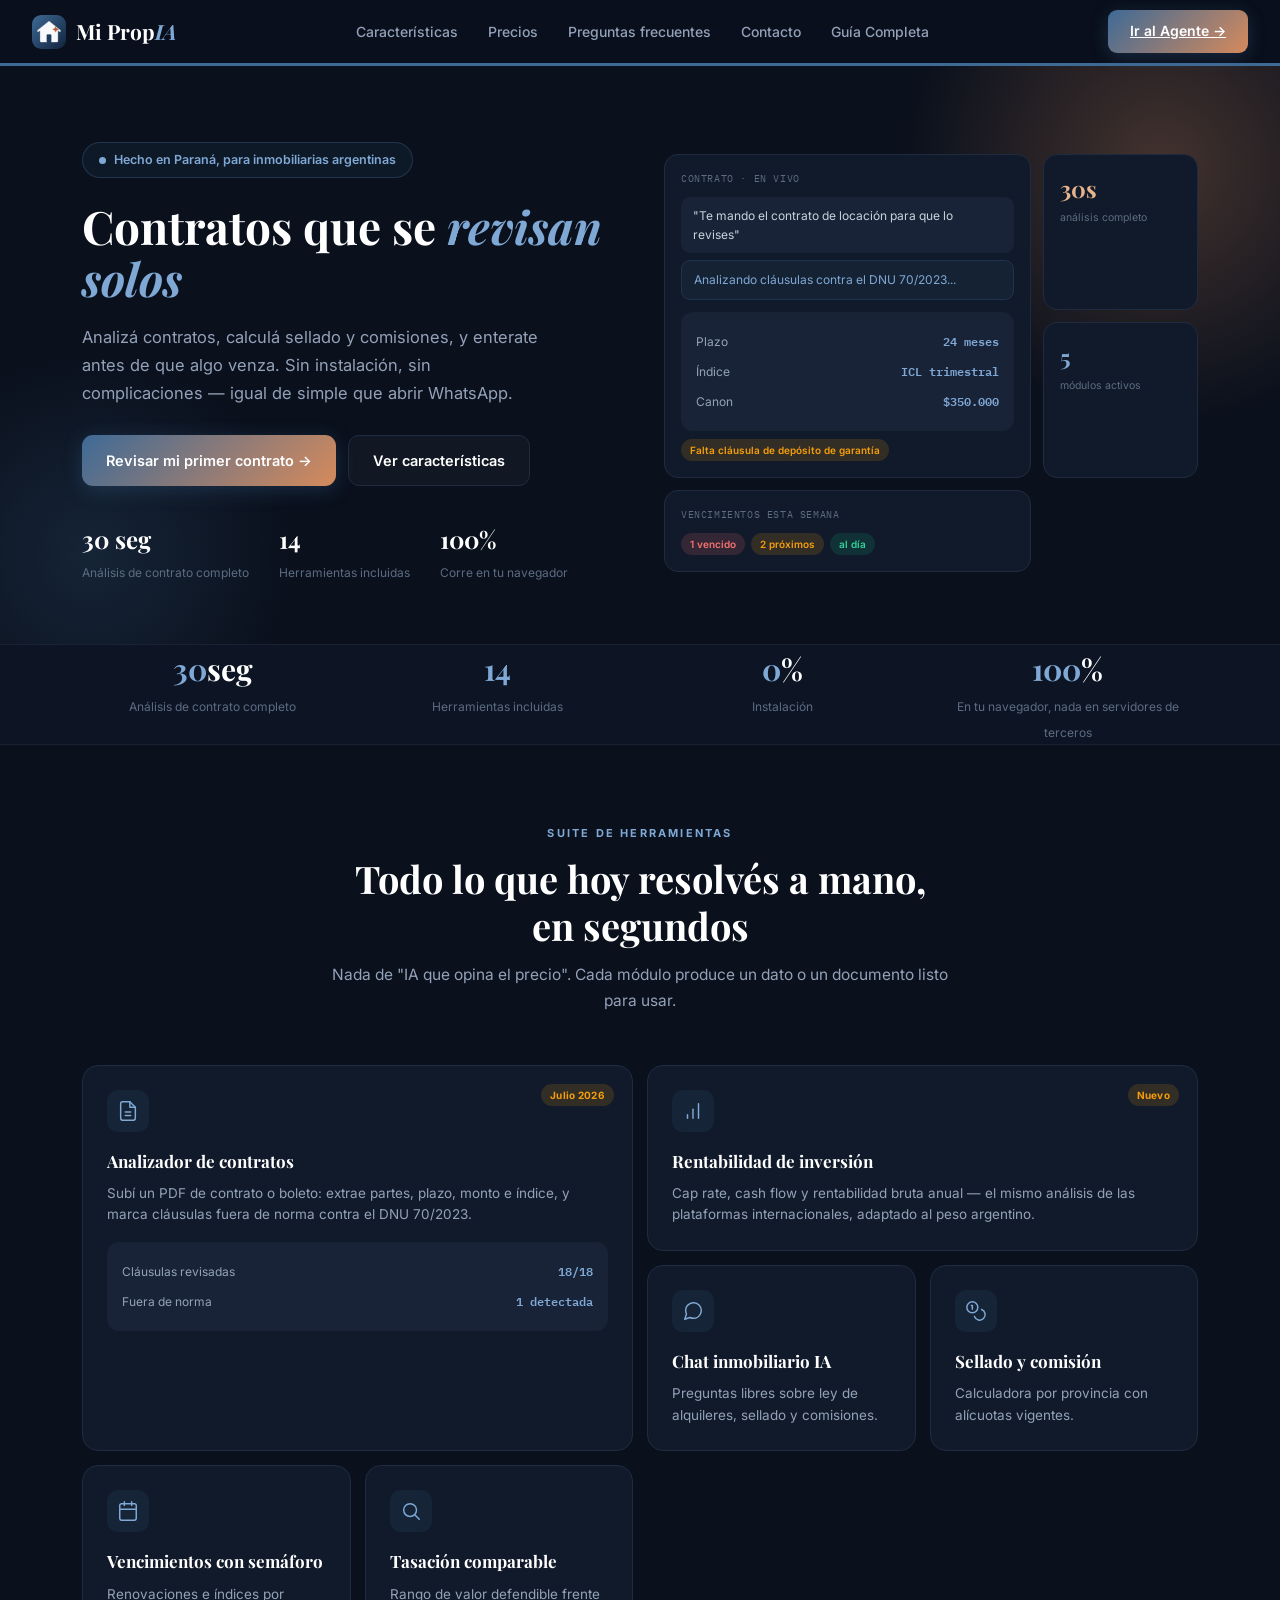
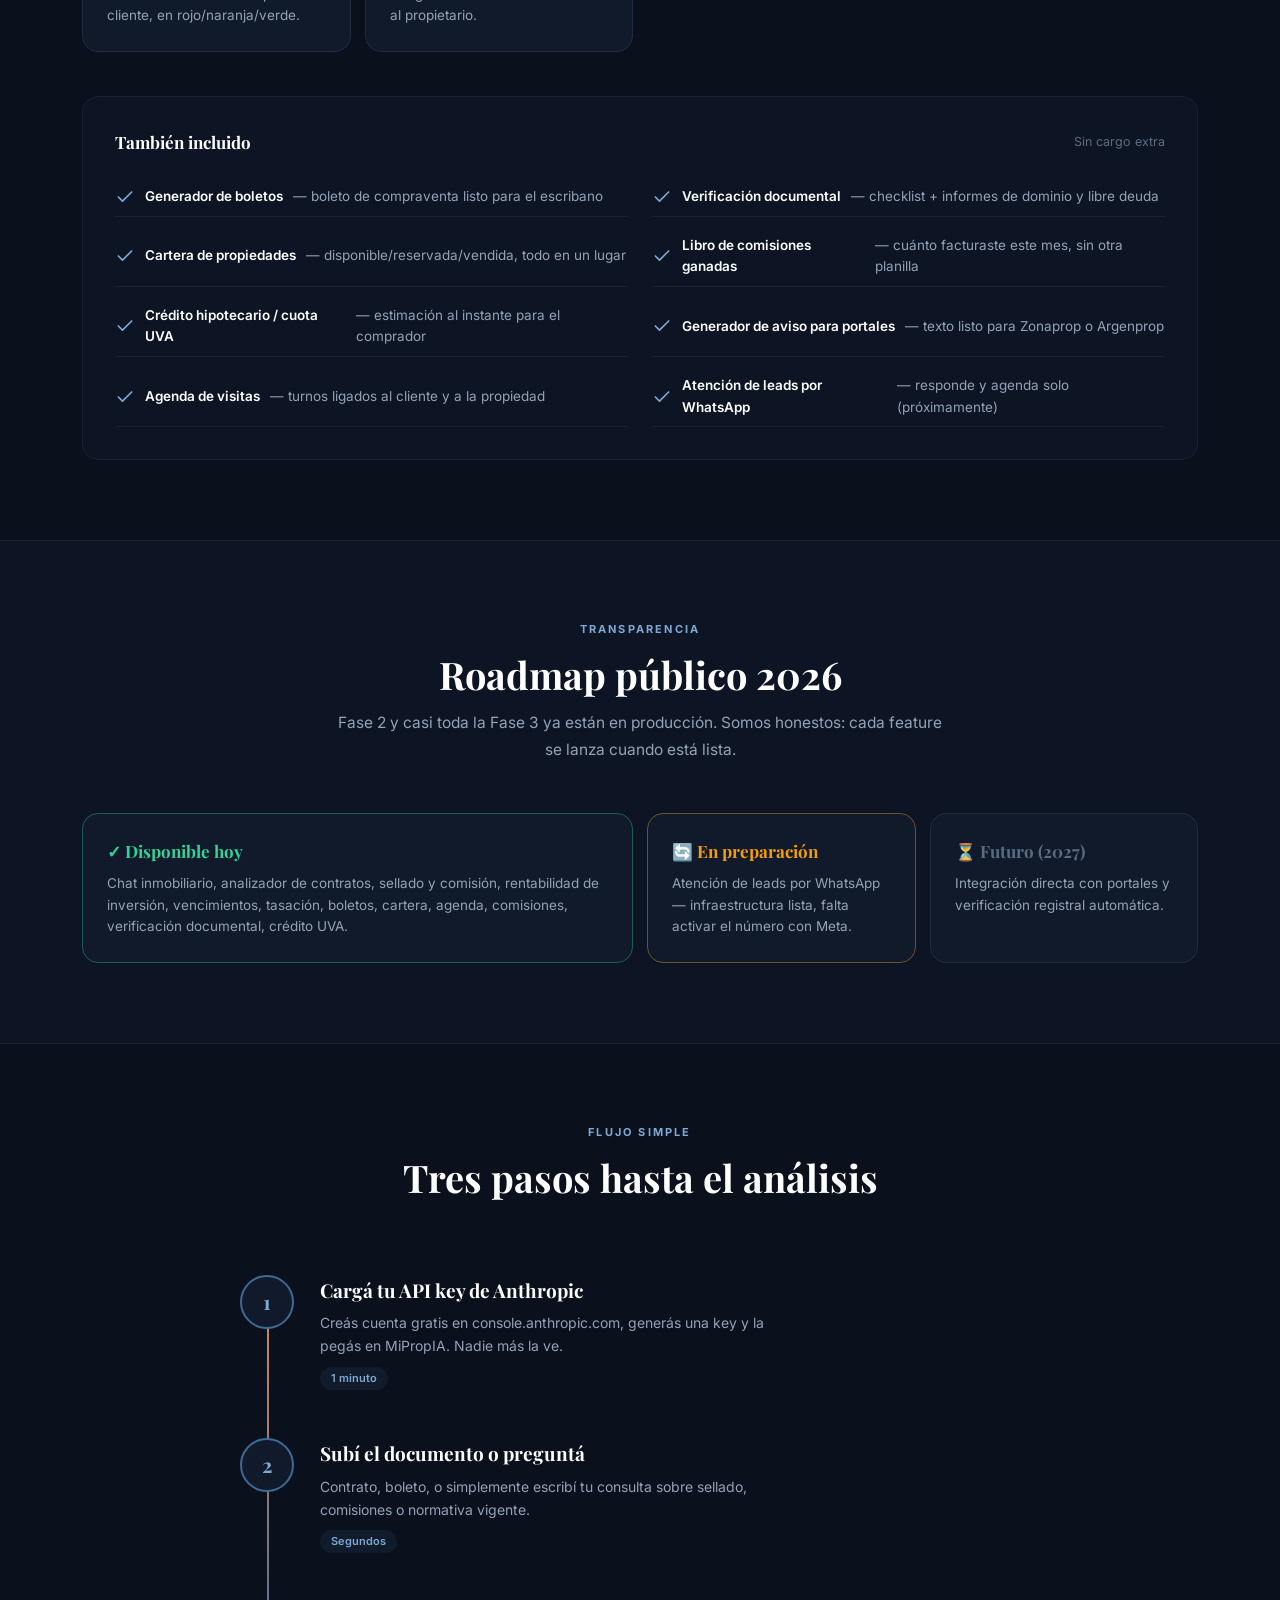
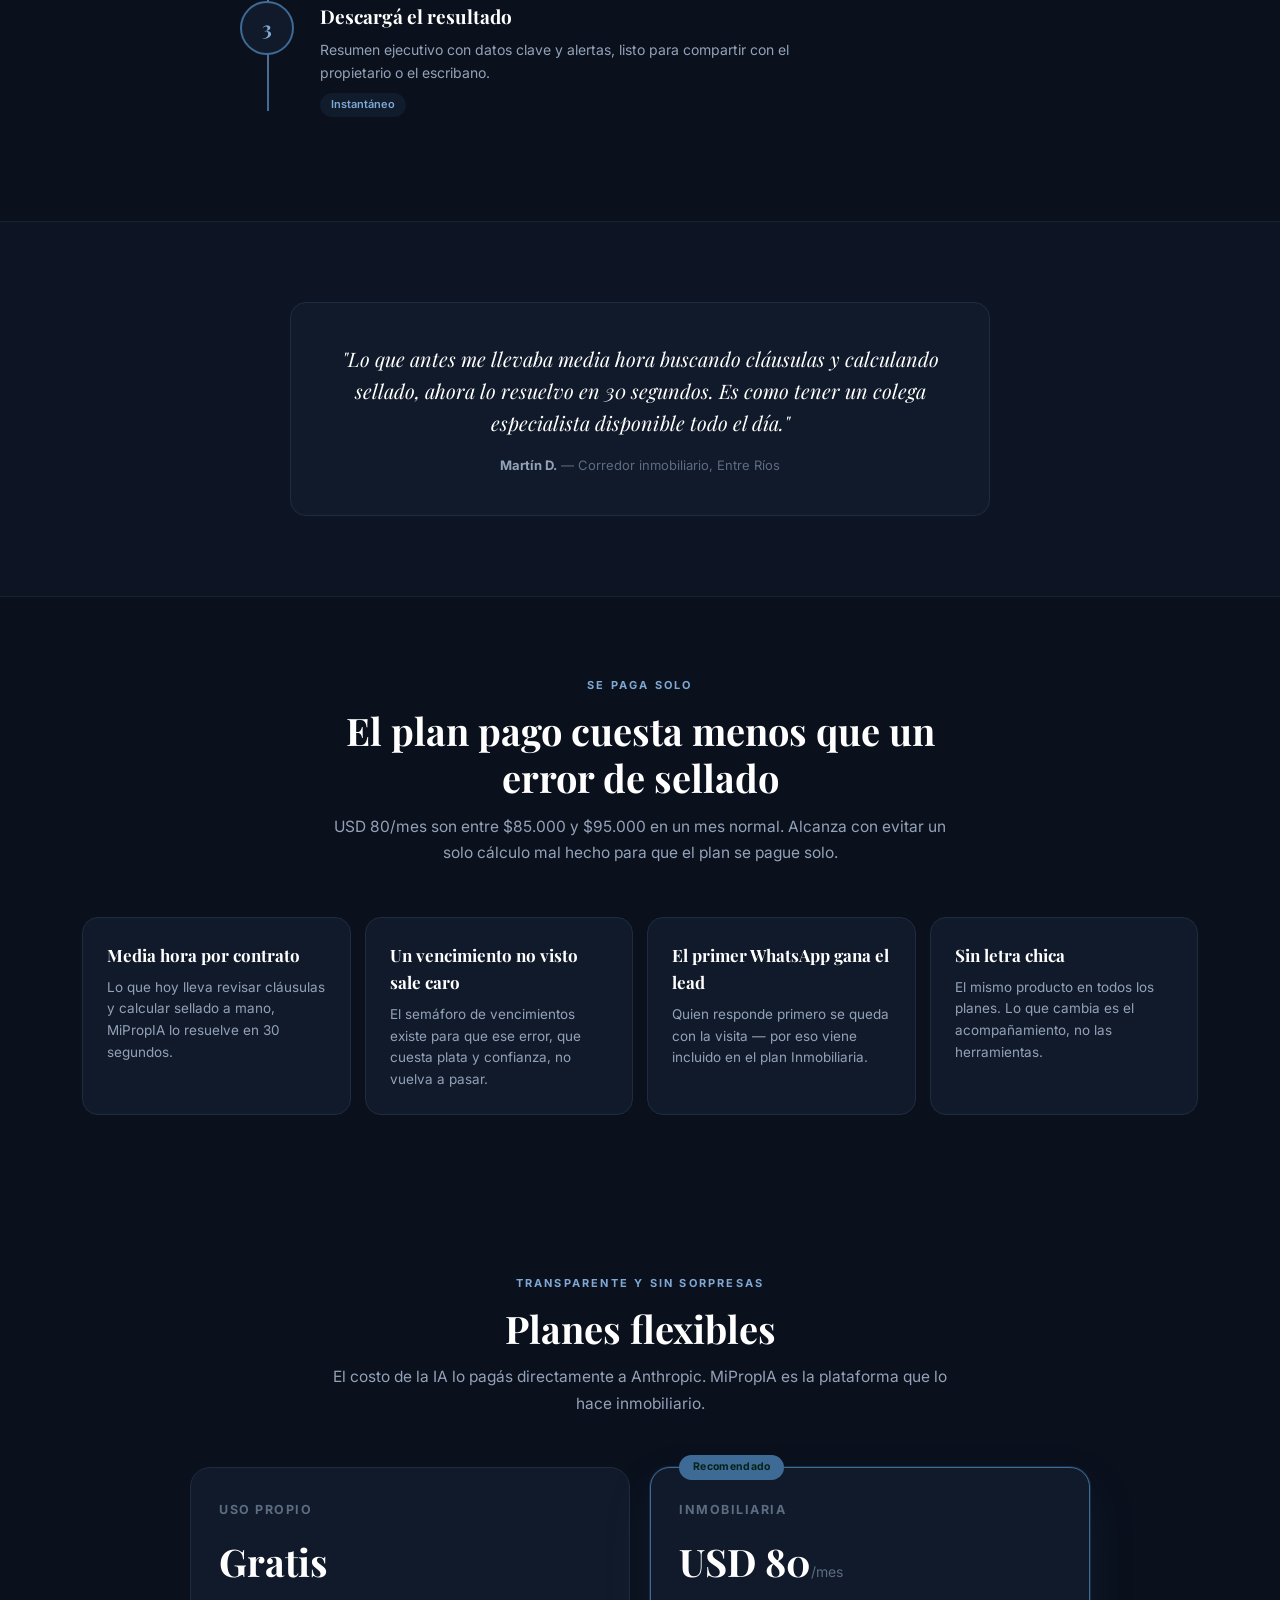
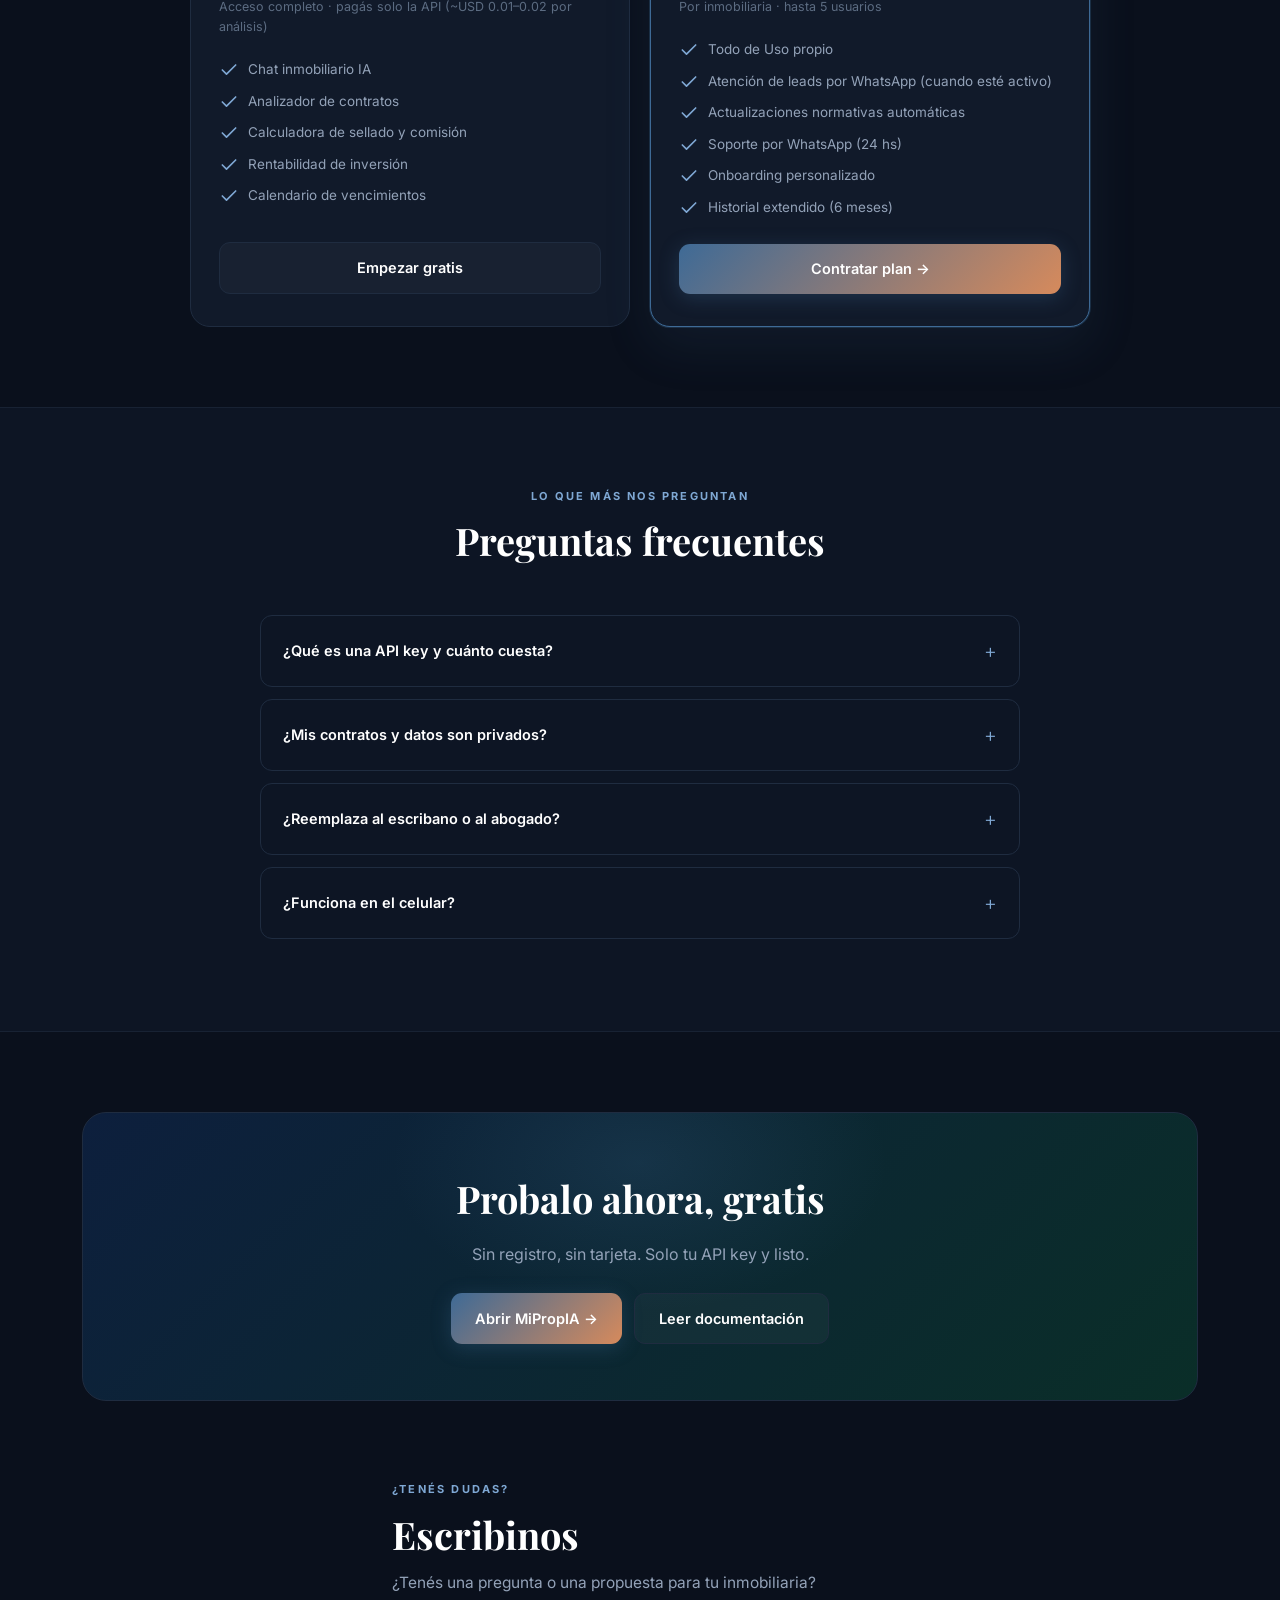
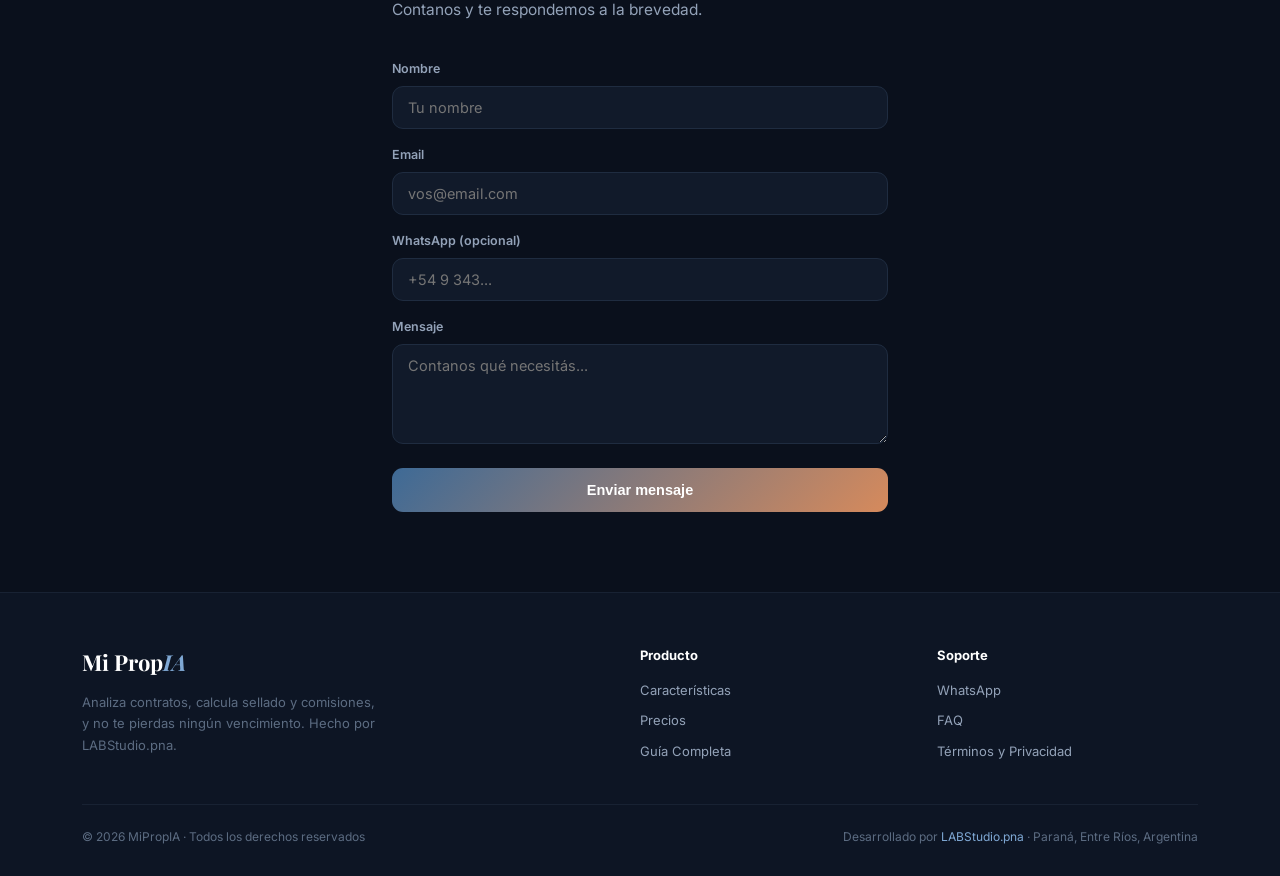
<file: index.html>
<!doctype html>
<html lang="es">
<head>
<meta charset="UTF-8">
<meta name="viewport" content="width=device-width, initial-scale=1.0">
<title>MiPropIA — Tu gestor inmobiliario experto en IA</title>
<meta name="description" content="Analiza contratos, calcula sellado y comisiones, y no te pierdas ningún vencimiento. El asistente de IA para inmobiliarias argentinas. Sin instalación, sin complicaciones.">

<link rel="icon" type="image/png" sizes="32x32" href="favicon-32.png">
<link rel="icon" type="image/png" sizes="16x16" href="favicon-16.png">
<link rel="icon" type="image/png" sizes="192x192" href="favicon-192.png">
<link rel="icon" type="image/png" sizes="512x512" href="favicon-512.png">
<link rel="apple-touch-icon" sizes="180x180" href="apple-touch-icon.png">
<link rel="shortcut icon" href="favicon.ico">
<link rel="manifest" href="site.webmanifest">
<meta name="theme-color" content="#0A101C">
<meta name="apple-mobile-web-app-capable" content="yes">
<meta name="apple-mobile-web-app-status-bar-style" content="black-translucent">
<meta name="apple-mobile-web-app-title" content="MiPropIA">
<meta name="mobile-web-app-capable" content="yes">

<meta property="og:type" content="website">
<meta property="og:title" content="MiPropIA — Tu gestor inmobiliario experto en IA">
<meta property="og:description" content="Analiza contratos, calcula sellado y comisiones, y no te pierdas ningún vencimiento. Sin instalación, sin complicaciones.">
<meta property="og:image" content="https://labstudiopna.github.io/MiPropIA/og-image.png">
<meta property="og:image:width" content="1200">
<meta property="og:image:height" content="630">
<meta property="og:url" content="https://labstudiopna.github.io/MiPropIA/">
<meta name="twitter:card" content="summary_large_image">
<meta name="twitter:title" content="MiPropIA — Tu gestor inmobiliario experto en IA">
<meta name="twitter:description" content="Analiza contratos, calcula sellado y comisiones, y no te pierdas ningún vencimiento.">
<meta name="twitter:image" content="https://labstudiopna.github.io/MiPropIA/og-image.png">

<link rel="preconnect" href="https://fonts.googleapis.com">
<link href="https://fonts.googleapis.com/css2?family=Playfair+Display:ital,wght@0,600;0,700;0,800;1,600&family=Inter:wght@400;500;600;700;800&family=IBM+Plex+Mono:wght@400;500;600&display=swap" rel="stylesheet">
<style>
*,*::before,*::after{box-sizing:border-box;margin:0;padding:0}
:root{
  --bg:#0A101C;--bg-2:#111A2A;--bg-3:#182338;--bg-soft:#0D1524;
  --border:#1F2C40;--border-soft:#182233;
  --text:#EAF0F8;--mid:#93A2B8;--dim:#5C6C82;
  --brand:#3E6A96;--brand-soft:#7FA8D4;--brand-2:#D68A5C;--brand-2-soft:#E8B48C;
  --amber:#F59E0B;--red:#F87171;--ok:#10B981;--ok-soft:#34D399;
  --serif:'Playfair Display',Georgia,serif;
  --sans:'Inter',system-ui,-apple-system,sans-serif;
  --mono:'IBM Plex Mono',monospace;
  --radius:16px;
}
</style>
<link rel="stylesheet" href="bento.css">
</head>
<body>

<nav>
  <a href="#" class="logo">
    <img src="favicon-192.png" alt="MiPropIA">
    <div class="logo-name">Mi Prop<em>IA</em></div>
  </a>
  <ul class="nav-links">
    <li><a href="#features">Características</a></li>
    <li><a href="#pricing">Precios</a></li>
    <li><a href="#faq">Preguntas frecuentes</a></li>
    <li><a href="#contacto">Contacto</a></li>
    <li><a href="guia-completa.html" target="_blank">Guía Completa</a></li>
  </ul>
  <a href="agente-inmobiliario.html" class="nav-cta" id="nav-cta-desktop">Ir al Agente →</a>
  <button class="hamburger" id="hamburger" aria-label="Abrir menú" onclick="toggleMobileMenu()">
    <span></span><span></span><span></span>
  </button>
</nav>

<div class="mobile-menu" id="mobile-menu">
  <a href="#features" onclick="closeMobileMenu()">Características</a>
  <a href="#pricing" onclick="closeMobileMenu()">Precios</a>
  <a href="#faq" onclick="closeMobileMenu()">Preguntas frecuentes</a>
  <a href="#contacto" onclick="closeMobileMenu()">Contacto</a>
  <a href="guia-completa.html" target="_blank">Guía Completa</a>
  <a href="agente-inmobiliario.html" class="nav-cta">Ir al Agente →</a>
</div>

<!-- HERO -->
<section class="hero">
  <div class="hero-glow"></div>
  <div class="hero-glow-2"></div>
  <div class="container hero-grid">
    <div>
      <span class="pill"><span class="dot"></span>Hecho en Paraná, para inmobiliarias argentinas</span>
      <h1>Contratos que se <em>revisan solos</em></h1>
      <p class="lead">Analizá contratos, calculá sellado y comisiones, y enterate antes de que algo venza. Sin instalación, sin complicaciones — igual de simple que abrir WhatsApp.</p>
      <div class="hero-cta">
        <a href="agente-inmobiliario.html" class="btn btn-primary">Revisar mi primer contrato →</a>
        <a href="#features" class="btn btn-ghost">Ver características</a>
      </div>
      <div class="hero-stats">
        <div class="hstat"><b>30 seg</b><span>Análisis de contrato completo</span></div>
        <div class="hstat"><b>14</b><span>Herramientas incluidas</span></div>
        <div class="hstat"><b>100%</b><span>Corre en tu navegador</span></div>
      </div>
    </div>
    <div class="hero-bento">
      <div class="hb-tile hb-wide" style="grid-row:span 2">
        <div class="hb-tag">Contrato · en vivo</div>
        <div class="hb-chat-u">"Te mando el contrato de locación para que lo revises"</div>
        <div class="hb-chat-a">Analizando cláusulas contra el DNU 70/2023...</div>
        <div class="bento-hero-visual" style="margin-top:12px">
          <div class="bhv-row"><span>Plazo</span><b>24 meses</b></div>
          <div class="bhv-row"><span>Índice</span><b>ICL trimestral</b></div>
          <div class="bhv-row"><span>Canon</span><b>$350.000</b></div>
        </div>
        <div class="hb-badges">
          <span class="hb-badge a">Falta cláusula de depósito de garantía</span>
        </div>
      </div>
      <div class="hb-tile">
        <div class="hb-big">30s</div>
        <div class="hb-lbl">análisis completo</div>
      </div>
      <div class="hb-tile">
        <div class="hb-big g">5</div>
        <div class="hb-lbl">módulos activos</div>
      </div>
      <div class="hb-tile hb-wide">
        <div class="hb-tag">Vencimientos esta semana</div>
        <div class="hb-badges">
          <span class="hb-badge r">1 vencido</span>
          <span class="hb-badge a">2 próximos</span>
          <span class="hb-badge g">al día</span>
        </div>
      </div>
    </div>
  </div>
</section>

<!-- TRUST STRIP -->
<section class="trust" style="padding:0">
  <div class="container trust-grid">
    <div class="tstat"><b><em>30</em>seg</b><span>Análisis de contrato completo</span></div>
    <div class="tstat"><b><em>14</em></b><span>Herramientas incluidas</span></div>
    <div class="tstat"><b><em>0</em>%</b><span>Instalación</span></div>
    <div class="tstat"><b><em>100</em>%</b><span>En tu navegador, nada en servidores de terceros</span></div>
  </div>
</section>

<!-- FEATURES BENTO -->
<section id="features">
  <div class="container">
    <div class="section-head">
      <span class="eyebrow">Suite de herramientas</span>
      <h2>Todo lo que hoy resolvés a mano, en segundos</h2>
      <p>Nada de "IA que opina el precio". Cada módulo produce un dato o un documento listo para usar.</p>
    </div>

    <div class="bento-grid">
      <div class="bento b-2x2">
        <span class="badge-new">Julio 2026</span>
        <div class="icon-wrap"><svg viewBox="0 0 24 24" fill="none" stroke="currentColor" stroke-width="1.6" stroke-linecap="round" stroke-linejoin="round" width="22" height="22"><path d="M14 2H6a2 2 0 0 0-2 2v16a2 2 0 0 0 2 2h12a2 2 0 0 0 2-2V8z"/><path d="M14 2v6h6"/><path d="M9 13h6M9 17h6"/></svg></div>
        <h3>Analizador de contratos</h3>
        <p>Subí un PDF de contrato o boleto: extrae partes, plazo, monto e índice, y marca cláusulas fuera de norma contra el DNU 70/2023.</p>
        <div class="bento-hero-visual">
          <div class="bhv-row"><span>Cláusulas revisadas</span><b>18/18</b></div>
          <div class="bhv-row"><span>Fuera de norma</span><b>1 detectada</b></div>
        </div>
      </div>
      <div class="bento b-2x1">
        <span class="badge-new">Nuevo</span>
        <div class="icon-wrap"><svg viewBox="0 0 24 24" fill="none" stroke="currentColor" stroke-width="1.6" stroke-linecap="round" stroke-linejoin="round" width="22" height="22"><line x1="12" y1="20" x2="12" y2="10"/><line x1="18" y1="20" x2="18" y2="4"/><line x1="6" y1="20" x2="6" y2="16"/></svg></div>
        <h3>Rentabilidad de inversión</h3>
        <p>Cap rate, cash flow y rentabilidad bruta anual — el mismo análisis de las plataformas internacionales, adaptado al peso argentino.</p>
      </div>
      <div class="bento b-1x1">
        <div class="icon-wrap"><svg viewBox="0 0 24 24" fill="none" stroke="currentColor" stroke-width="1.6" stroke-linecap="round" stroke-linejoin="round" width="22" height="22"><path d="M21 11.5a8.38 8.38 0 0 1-.9 3.8 8.5 8.5 0 0 1-7.6 4.7 8.38 8.38 0 0 1-3.8-.9L3 21l1.9-5.7a8.38 8.38 0 0 1-.9-3.8 8.5 8.5 0 0 1 4.7-7.6 8.38 8.38 0 0 1 3.8-.9h.5a8.48 8.48 0 0 1 8 8v.5z"/></svg></div>
        <h3>Chat inmobiliario IA</h3>
        <p>Preguntas libres sobre ley de alquileres, sellado y comisiones.</p>
      </div>
      <div class="bento b-1x1">
        <div class="icon-wrap"><svg viewBox="0 0 24 24" fill="none" stroke="currentColor" stroke-width="1.6" stroke-linecap="round" stroke-linejoin="round" width="22" height="22"><circle cx="8" cy="8" r="6"/><path d="M18.09 10.37A6 6 0 1 1 10.34 18M7 6h1v4"/></svg></div>
        <h3>Sellado y comisión</h3>
        <p>Calculadora por provincia con alícuotas vigentes.</p>
      </div>
      <div class="bento b-1x1">
        <div class="icon-wrap"><svg viewBox="0 0 24 24" fill="none" stroke="currentColor" stroke-width="1.6" stroke-linecap="round" stroke-linejoin="round" width="22" height="22"><rect x="3" y="4" width="18" height="18" rx="2"/><line x1="16" y1="2" x2="16" y2="6"/><line x1="8" y1="2" x2="8" y2="6"/><line x1="3" y1="10" x2="21" y2="10"/></svg></div>
        <h3>Vencimientos con semáforo</h3>
        <p>Renovaciones e índices por cliente, en rojo/naranja/verde.</p>
      </div>
      <div class="bento b-1x1">
        <div class="icon-wrap"><svg viewBox="0 0 24 24" fill="none" stroke="currentColor" stroke-width="1.6" stroke-linecap="round" stroke-linejoin="round" width="22" height="22"><circle cx="11" cy="11" r="7"/><line x1="21" y1="21" x2="16.65" y2="16.65"/></svg></div>
        <h3>Tasación comparable</h3>
        <p>Rango de valor defendible frente al propietario.</p>
      </div>
    </div>

    <div class="included">
      <div class="included-head">
        <h4>También incluido</h4>
        <span>Sin cargo extra</span>
      </div>
      <div class="included-grid">
        <div class="inc-item"><span class="icon"><svg viewBox="0 0 24 24" fill="none" stroke="currentColor" stroke-width="2" stroke-linecap="round" stroke-linejoin="round" width="16" height="16"><polyline points="20 6 9 17 4 12"/></svg></span><b>Generador de boletos</b> — boleto de compraventa listo para el escribano</div>
        <div class="inc-item"><span class="icon"><svg viewBox="0 0 24 24" fill="none" stroke="currentColor" stroke-width="2" stroke-linecap="round" stroke-linejoin="round" width="16" height="16"><polyline points="20 6 9 17 4 12"/></svg></span><b>Verificación documental</b> — checklist + informes de dominio y libre deuda</div>
        <div class="inc-item"><span class="icon"><svg viewBox="0 0 24 24" fill="none" stroke="currentColor" stroke-width="2" stroke-linecap="round" stroke-linejoin="round" width="16" height="16"><polyline points="20 6 9 17 4 12"/></svg></span><b>Cartera de propiedades</b> — disponible/reservada/vendida, todo en un lugar</div>
        <div class="inc-item"><span class="icon"><svg viewBox="0 0 24 24" fill="none" stroke="currentColor" stroke-width="2" stroke-linecap="round" stroke-linejoin="round" width="16" height="16"><polyline points="20 6 9 17 4 12"/></svg></span><b>Libro de comisiones ganadas</b> — cuánto facturaste este mes, sin otra planilla</div>
        <div class="inc-item"><span class="icon"><svg viewBox="0 0 24 24" fill="none" stroke="currentColor" stroke-width="2" stroke-linecap="round" stroke-linejoin="round" width="16" height="16"><polyline points="20 6 9 17 4 12"/></svg></span><b>Crédito hipotecario / cuota UVA</b> — estimación al instante para el comprador</div>
        <div class="inc-item"><span class="icon"><svg viewBox="0 0 24 24" fill="none" stroke="currentColor" stroke-width="2" stroke-linecap="round" stroke-linejoin="round" width="16" height="16"><polyline points="20 6 9 17 4 12"/></svg></span><b>Generador de aviso para portales</b> — texto listo para Zonaprop o Argenprop</div>
        <div class="inc-item"><span class="icon"><svg viewBox="0 0 24 24" fill="none" stroke="currentColor" stroke-width="2" stroke-linecap="round" stroke-linejoin="round" width="16" height="16"><polyline points="20 6 9 17 4 12"/></svg></span><b>Agenda de visitas</b> — turnos ligados al cliente y a la propiedad</div>
        <div class="inc-item"><span class="icon"><svg viewBox="0 0 24 24" fill="none" stroke="currentColor" stroke-width="2" stroke-linecap="round" stroke-linejoin="round" width="16" height="16"><polyline points="20 6 9 17 4 12"/></svg></span><b>Atención de leads por WhatsApp</b> — responde y agenda solo (próximamente)</div>
      </div>
    </div>
  </div>
</section>

<!-- ROADMAP -->
<section style="background:var(--bg-soft);border-top:1px solid var(--border-soft);border-bottom:1px solid var(--border-soft)">
  <div class="container">
    <div class="section-head">
      <span class="eyebrow">Transparencia</span>
      <h2>Roadmap público 2026</h2>
      <p>Fase 2 y casi toda la Fase 3 ya están en producción. Somos honestos: cada feature se lanza cuando está lista.</p>
    </div>
    <div class="bento-grid">
      <div class="bento b-2x1" style="border-color:color-mix(in srgb, var(--ok) 35%, var(--border))">
        <h3 style="color:var(--ok-soft)">✓ Disponible hoy</h3>
        <p>Chat inmobiliario, analizador de contratos, sellado y comisión, rentabilidad de inversión, vencimientos, tasación, boletos, cartera, agenda, comisiones, verificación documental, crédito UVA.</p>
      </div>
      <div class="bento b-1x1" style="border-color:color-mix(in srgb, var(--amber) 35%, var(--border))">
        <h3 style="color:var(--amber)">🔄 En preparación</h3>
        <p>Atención de leads por WhatsApp — infraestructura lista, falta activar el número con Meta.</p>
      </div>
      <div class="bento b-1x1">
        <h3 style="color:var(--dim)">⏳ Futuro (2027)</h3>
        <p>Integración directa con portales y verificación registral automática.</p>
      </div>
    </div>
  </div>
</section>

<!-- STEPS -->
<section>
  <div class="container">
    <div class="section-head">
      <span class="eyebrow">Flujo simple</span>
      <h2>Tres pasos hasta el análisis</h2>
    </div>
    <div class="steps-wrap">
      <div class="step">
        <div class="stepn">1</div>
        <div>
          <div class="stept">Cargá tu API key de Anthropic</div>
          <div class="stepd">Creás cuenta gratis en console.anthropic.com, generás una key y la pegás en MiPropIA. Nadie más la ve.</div>
          <span class="stag">1 minuto</span>
        </div>
      </div>
      <div class="step">
        <div class="stepn">2</div>
        <div>
          <div class="stept">Subí el documento o preguntá</div>
          <div class="stepd">Contrato, boleto, o simplemente escribí tu consulta sobre sellado, comisiones o normativa vigente.</div>
          <span class="stag">Segundos</span>
        </div>
      </div>
      <div class="step">
        <div class="stepn">3</div>
        <div>
          <div class="stept">Descargá el resultado</div>
          <div class="stepd">Resumen ejecutivo con datos clave y alertas, listo para compartir con el propietario o el escribano.</div>
          <span class="stag">Instantáneo</span>
        </div>
      </div>
    </div>
  </div>
</section>

<!-- TESTIMONIAL -->
<section style="background:var(--bg-soft);border-top:1px solid var(--border-soft);border-bottom:1px solid var(--border-soft)">
  <div class="container">
    <div class="bento" style="max-width:700px;margin:0 auto;text-align:center;padding:40px">
      <p style="font-family:var(--serif);font-size:20px;font-style:italic;color:#fff;line-height:1.6;margin-bottom:16px">"Lo que antes me llevaba media hora buscando cláusulas y calculando sellado, ahora lo resuelvo en 30 segundos. Es como tener un colega especialista disponible todo el día."</p>
      <div style="font-size:13px;color:var(--dim)"><b style="color:var(--mid)">Martín D.</b> — Corredor inmobiliario, Entre Ríos</div>
    </div>
  </div>
</section>

<!-- POR QUÉ SE PAGA SOLO -->
<section>
  <div class="container">
    <div class="section-head">
      <span class="eyebrow">Se paga solo</span>
      <h2>El plan pago cuesta menos que un error de sellado</h2>
      <p>USD 80/mes son entre $85.000 y $95.000 en un mes normal. Alcanza con evitar un solo cálculo mal hecho para que el plan se pague solo.</p>
    </div>
    <div class="bento-grid">
      <div class="bento b-1x1">
        <h3>Media hora por contrato</h3>
        <p>Lo que hoy lleva revisar cláusulas y calcular sellado a mano, MiPropIA lo resuelve en 30 segundos.</p>
      </div>
      <div class="bento b-1x1">
        <h3>Un vencimiento no visto sale caro</h3>
        <p>El semáforo de vencimientos existe para que ese error, que cuesta plata y confianza, no vuelva a pasar.</p>
      </div>
      <div class="bento b-1x1">
        <h3>El primer WhatsApp gana el lead</h3>
        <p>Quien responde primero se queda con la visita — por eso viene incluido en el plan Inmobiliaria.</p>
      </div>
      <div class="bento b-1x1">
        <h3>Sin letra chica</h3>
        <p>El mismo producto en todos los planes. Lo que cambia es el acompañamiento, no las herramientas.</p>
      </div>
    </div>
  </div>
</section>

<!-- PRICING -->
<section id="pricing">
  <div class="container">
    <div class="section-head">
      <span class="eyebrow">Transparente y sin sorpresas</span>
      <h2>Planes flexibles</h2>
      <p>El costo de la IA lo pagás directamente a Anthropic. MiPropIA es la plataforma que lo hace inmobiliario.</p>
    </div>
    <div class="pgrid">
      <div class="plan">
        <h3>Uso propio</h3>
        <div class="price">Gratis</div>
        <div class="period">Acceso completo · pagás solo la API (~USD 0.01–0.02 por análisis)</div>
        <ul>
          <li><span class="icon"><svg viewBox="0 0 24 24" fill="none" stroke="currentColor" stroke-width="2" stroke-linecap="round" stroke-linejoin="round" width="16" height="16"><polyline points="20 6 9 17 4 12"/></svg></span>Chat inmobiliario IA</li>
          <li><span class="icon"><svg viewBox="0 0 24 24" fill="none" stroke="currentColor" stroke-width="2" stroke-linecap="round" stroke-linejoin="round" width="16" height="16"><polyline points="20 6 9 17 4 12"/></svg></span>Analizador de contratos</li>
          <li><span class="icon"><svg viewBox="0 0 24 24" fill="none" stroke="currentColor" stroke-width="2" stroke-linecap="round" stroke-linejoin="round" width="16" height="16"><polyline points="20 6 9 17 4 12"/></svg></span>Calculadora de sellado y comisión</li>
          <li><span class="icon"><svg viewBox="0 0 24 24" fill="none" stroke="currentColor" stroke-width="2" stroke-linecap="round" stroke-linejoin="round" width="16" height="16"><polyline points="20 6 9 17 4 12"/></svg></span>Rentabilidad de inversión</li>
          <li><span class="icon"><svg viewBox="0 0 24 24" fill="none" stroke="currentColor" stroke-width="2" stroke-linecap="round" stroke-linejoin="round" width="16" height="16"><polyline points="20 6 9 17 4 12"/></svg></span>Calendario de vencimientos</li>
        </ul>
        <a href="agente-inmobiliario.html" class="btn btn-ghost" style="justify-content:center">Empezar gratis</a>
      </div>
      <div class="plan feat">
        <span class="plan-badge">Recomendado</span>
        <h3>Inmobiliaria</h3>
        <div class="price">USD 80<small>/mes</small></div>
        <div class="period">Por inmobiliaria · hasta 5 usuarios</div>
        <ul>
          <li><span class="icon"><svg viewBox="0 0 24 24" fill="none" stroke="currentColor" stroke-width="2" stroke-linecap="round" stroke-linejoin="round" width="16" height="16"><polyline points="20 6 9 17 4 12"/></svg></span>Todo de Uso propio</li>
          <li><span class="icon"><svg viewBox="0 0 24 24" fill="none" stroke="currentColor" stroke-width="2" stroke-linecap="round" stroke-linejoin="round" width="16" height="16"><polyline points="20 6 9 17 4 12"/></svg></span>Atención de leads por WhatsApp (cuando esté activo)</li>
          <li><span class="icon"><svg viewBox="0 0 24 24" fill="none" stroke="currentColor" stroke-width="2" stroke-linecap="round" stroke-linejoin="round" width="16" height="16"><polyline points="20 6 9 17 4 12"/></svg></span>Actualizaciones normativas automáticas</li>
          <li><span class="icon"><svg viewBox="0 0 24 24" fill="none" stroke="currentColor" stroke-width="2" stroke-linecap="round" stroke-linejoin="round" width="16" height="16"><polyline points="20 6 9 17 4 12"/></svg></span>Soporte por WhatsApp (24 hs)</li>
          <li><span class="icon"><svg viewBox="0 0 24 24" fill="none" stroke="currentColor" stroke-width="2" stroke-linecap="round" stroke-linejoin="round" width="16" height="16"><polyline points="20 6 9 17 4 12"/></svg></span>Onboarding personalizado</li>
          <li><span class="icon"><svg viewBox="0 0 24 24" fill="none" stroke="currentColor" stroke-width="2" stroke-linecap="round" stroke-linejoin="round" width="16" height="16"><polyline points="20 6 9 17 4 12"/></svg></span>Historial extendido (6 meses)</li>
        </ul>
        <a href="agente-inmobiliario.html" class="btn btn-primary" style="justify-content:center">Contratar plan →</a>
      </div>
    </div>
  </div>
</section>

<!-- FAQ -->
<section id="faq" style="background:var(--bg-soft);border-top:1px solid var(--border-soft);border-bottom:1px solid var(--border-soft)">
  <div class="container">
    <div class="section-head">
      <span class="eyebrow">Lo que más nos preguntan</span>
      <h2>Preguntas frecuentes</h2>
    </div>
    <div class="faq-wrap">
      <div class="faqitem">
        <div class="faqq" onclick="toggleFaq(this)">¿Qué es una API key y cuánto cuesta?<span class="faqico">+</span></div>
        <div class="faqa">Es una clave personal para usar la IA de Anthropic. Creás cuenta gratis en console.anthropic.com, cargás crédito y generás tu key. Con USD 5 hacés varios cientos de análisis.</div>
      </div>
      <div class="faqitem">
        <div class="faqq" onclick="toggleFaq(this)">¿Mis contratos y datos son privados?<span class="faqico">+</span></div>
        <div class="faqa">Sí. MiPropIA no tiene backend propio. Tu API key y los archivos van directo de tu navegador a Anthropic. Al cerrar la pestaña, todo se borra del dispositivo salvo lo que decidas guardar.</div>
      </div>
      <div class="faqitem">
        <div class="faqq" onclick="toggleFaq(this)">¿Reemplaza al escribano o al abogado?<span class="faqico">+</span></div>
        <div class="faqa">No. Es una herramienta de apoyo para agentes inmobiliarios. Acelera la lectura y detecta alertas, pero la validación legal final siempre es de un profesional matriculado.</div>
      </div>
      <div class="faqitem">
        <div class="faqq" onclick="toggleFaq(this)">¿Funciona en el celular?<span class="faqico">+</span></div>
        <div class="faqa">Sí, es responsive. Funciona bien en smartphone y tablet, sin instalar ninguna app — igual que en el resto de la familia LABStudio.</div>
      </div>
    </div>
  </div>
</section>

<!-- CTA FINAL -->
<section id="contacto">
  <div class="container">
    <div class="cta-final">
      <h2>Probalo ahora, gratis</h2>
      <p>Sin registro, sin tarjeta. Solo tu API key y listo.</p>
      <div class="hero-cta">
        <a href="agente-inmobiliario.html" class="btn btn-primary">Abrir MiPropIA →</a>
        <a href="guia-completa.html" target="_blank" class="btn btn-ghost">Leer documentación</a>
      </div>
    </div>
  </div>
</section>

<!-- CONTACTO -->
<section style="padding-top:0">
  <div class="container contact-wrap">
    <div class="section-head" style="text-align:left;margin-bottom:0">
      <span class="eyebrow">¿Tenés dudas?</span>
      <h2>Escribinos</h2>
      <p>¿Tenés una pregunta o una propuesta para tu inmobiliaria? Contanos y te respondemos a la brevedad.</p>
    </div>
    <form class="cform" id="contactForm" action="https://formspree.io/f/mqererkb" method="POST">
      <div class="cfield">
        <label for="cf-name">Nombre</label>
        <input id="cf-name" type="text" name="name" required placeholder="Tu nombre">
      </div>
      <div class="cfield">
        <label for="cf-email">Email</label>
        <input id="cf-email" type="email" name="email" required placeholder="vos@email.com">
      </div>
      <div class="cfield">
        <label for="cf-whatsapp">WhatsApp (opcional)</label>
        <input id="cf-whatsapp" type="tel" name="whatsapp" placeholder="+54 9 343...">
      </div>
      <div class="cfield">
        <label for="cf-msg">Mensaje</label>
        <textarea id="cf-msg" name="message" required placeholder="Contanos qué necesitás..."></textarea>
      </div>
      <input type="hidden" name="_subject" value="Nuevo contacto — MiPropIA">
      <button type="submit" class="cform-submit" id="cform-submit">Enviar mensaje</button>
      <div class="cform-status" id="cform-status" role="status" aria-live="polite"></div>
    </form>
  </div>
</section>

<!-- FOOTER -->
<footer class="site">
  <div class="container">
    <div class="foot-grid">
      <div class="foot-brand">
        <div class="logo-name">Mi Prop<em>IA</em></div>
        <p>Analiza contratos, calcula sellado y comisiones, y no te pierdas ningún vencimiento. Hecho por LABStudio.pna.</p>
      </div>
      <div class="foot-links">
        <b>Producto</b>
        <a href="#features">Características</a>
        <a href="#pricing">Precios</a>
        <a href="guia-completa.html">Guía Completa</a>
      </div>
      <div class="foot-links">
        <b>Soporte</b>
        <a href="https://wa.me/5493435344597?text=Hola,%20quiero%20info%20sobre%20MiPropIA">WhatsApp</a>
        <a href="#faq">FAQ</a>
        <a href="terminos.html">Términos y Privacidad</a>
      </div>
    </div>
    <div class="foot-bottom">
      <span>© 2026 MiPropIA · Todos los derechos reservados</span>
      <span>Desarrollado por <a href="https://labstudiopna.github.io" target="_blank">LABStudio.pna</a> · Paraná, Entre Ríos, Argentina</span>
    </div>
  </div>
</footer>

<script src="tracker.js" defer></script>
<script>
function toggleMobileMenu(){
  document.getElementById('hamburger').classList.toggle('active');
  document.getElementById('mobile-menu').classList.toggle('active');
}
function closeMobileMenu(){
  document.getElementById('hamburger').classList.remove('active');
  document.getElementById('mobile-menu').classList.remove('active');
}
document.querySelector('.logo').addEventListener('click', closeMobileMenu);

function toggleFaq(el){
  const item=el.parentElement;
  const isOpen=item.classList.contains('open');
  document.querySelectorAll('.faqitem').forEach(i=>i.classList.remove('open'));
  if(!isOpen)item.classList.add('open');
}

(function(){
  const isTouch = window.matchMedia('(hover: none)').matches;
  const cards = document.querySelectorAll('.bento, .hb-tile');
  cards.forEach(card => {
    card.addEventListener('mousemove', (e) => {
      const r = card.getBoundingClientRect();
      card.style.setProperty('--mx', (e.clientX - r.left) + 'px');
      card.style.setProperty('--my', (e.clientY - r.top) + 'px');
      if (isTouch) return;
      const rx = (((e.clientY - r.top) / r.height) - 0.5) * -4;
      const ry = (((e.clientX - r.left) / r.width) - 0.5) * 4;
      card.style.transform = `perspective(700px) rotateX(${rx}deg) rotateY(${ry}deg) translateY(-2px)`;
    });
    card.addEventListener('mouseleave', () => {
      card.style.transform = 'perspective(700px) rotateX(0) rotateY(0) translateY(0)';
    });
  });
})();

const obs = new IntersectionObserver(entries => {
  entries.forEach(e => {
    if (e.isIntersecting) { e.target.style.opacity = '1'; e.target.style.transform = 'translateY(0)'; }
  });
}, { threshold: 0.1 });
document.querySelectorAll('.bento, .step, .plan, .hb-tile').forEach(el => {
  el.style.opacity = '0'; el.style.transform = 'translateY(16px)';
  el.style.transition = 'opacity .5s ease, transform .5s ease';
  obs.observe(el);
});

const contactForm = document.getElementById('contactForm');
if (contactForm) {
  contactForm.addEventListener('submit', async (e) => {
    e.preventDefault();
    const btn = document.getElementById('cform-submit');
    const status = document.getElementById('cform-status');
    btn.disabled = true;
    btn.textContent = 'Enviando...';
    status.className = 'cform-status show';
    status.textContent = '';
    try {
      const res = await fetch(contactForm.action, { method: 'POST', body: new FormData(contactForm), headers: { 'Accept': 'application/json' } });
      if (res.ok) {
        status.className = 'cform-status show ok';
        status.textContent = '¡Listo! Te respondemos a la brevedad.';
        contactForm.reset();
      } else { throw new Error('error'); }
    } catch (err) {
      status.className = 'cform-status show err';
      status.textContent = 'No pudimos enviar el mensaje. Escribinos por WhatsApp.';
    } finally {
      btn.disabled = false;
      btn.textContent = 'Enviar mensaje';
    }
  });
}
</script>
</body>
</html>
</file>
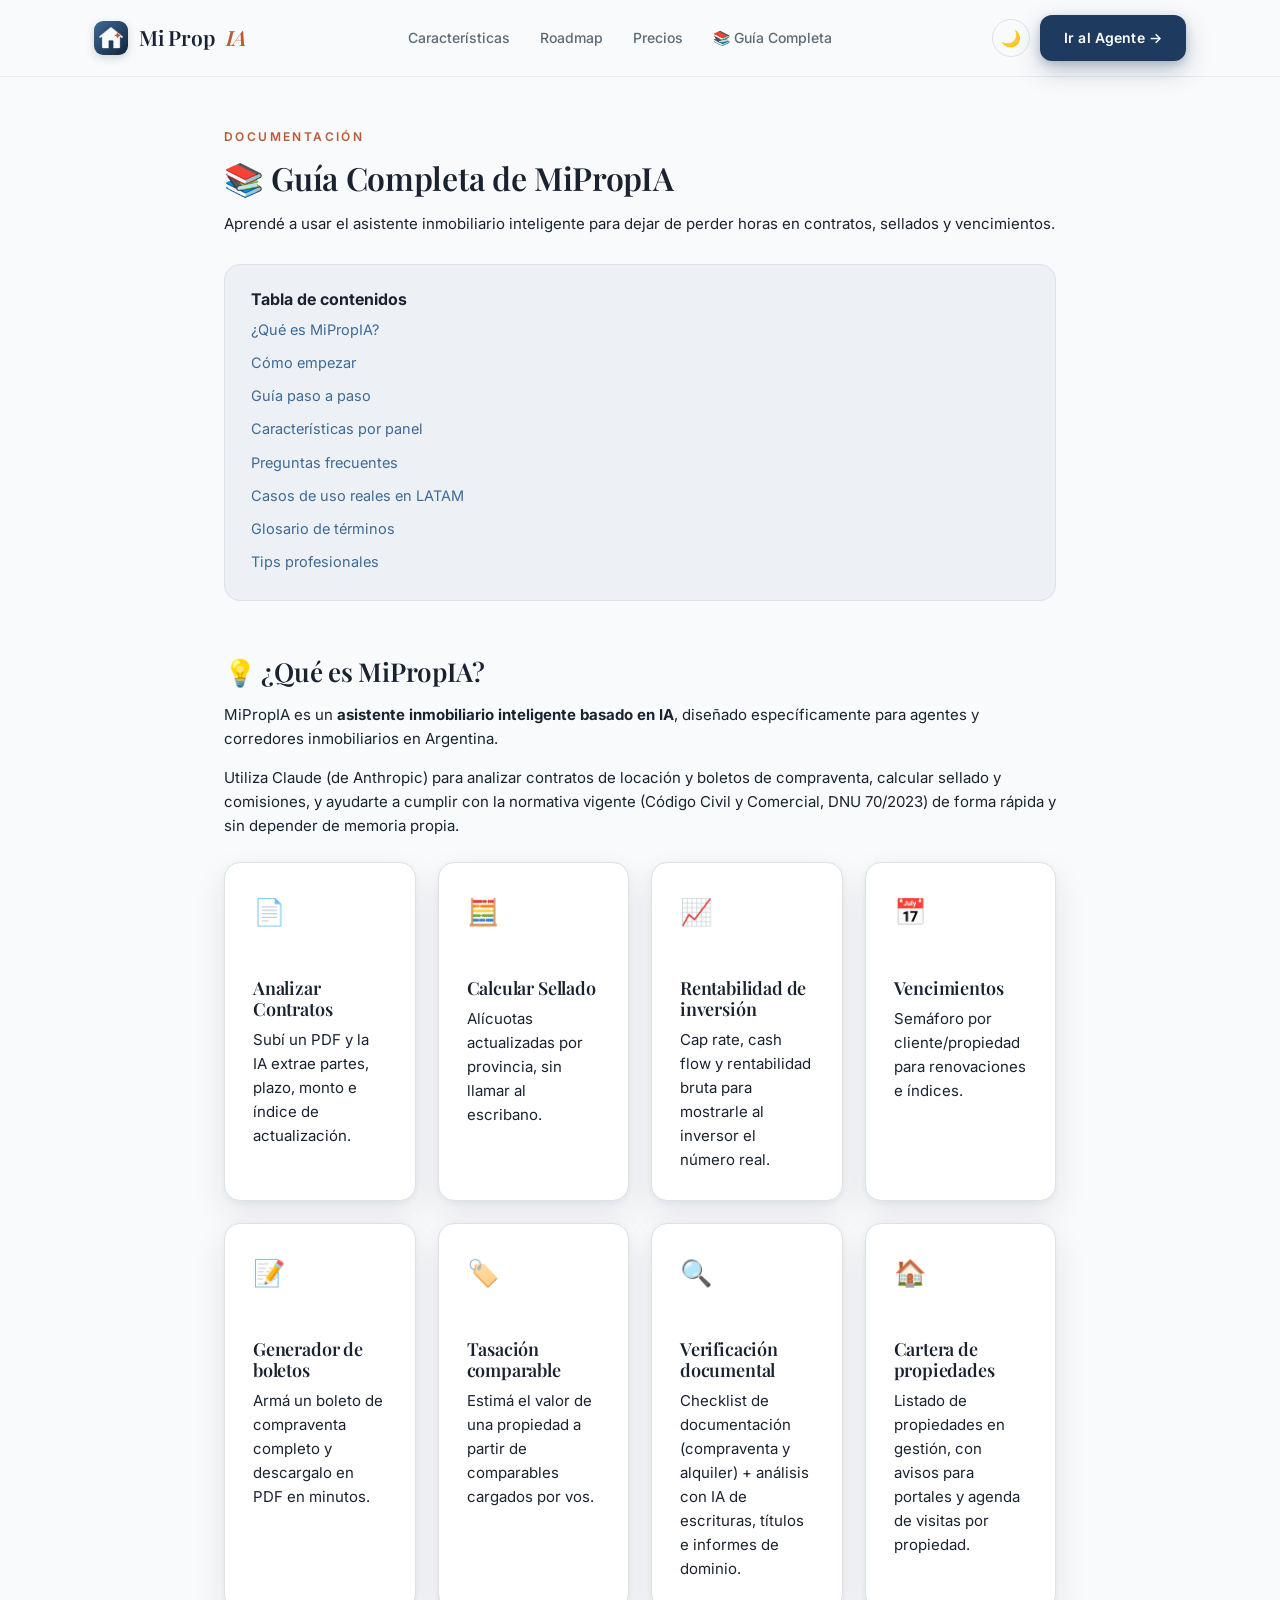
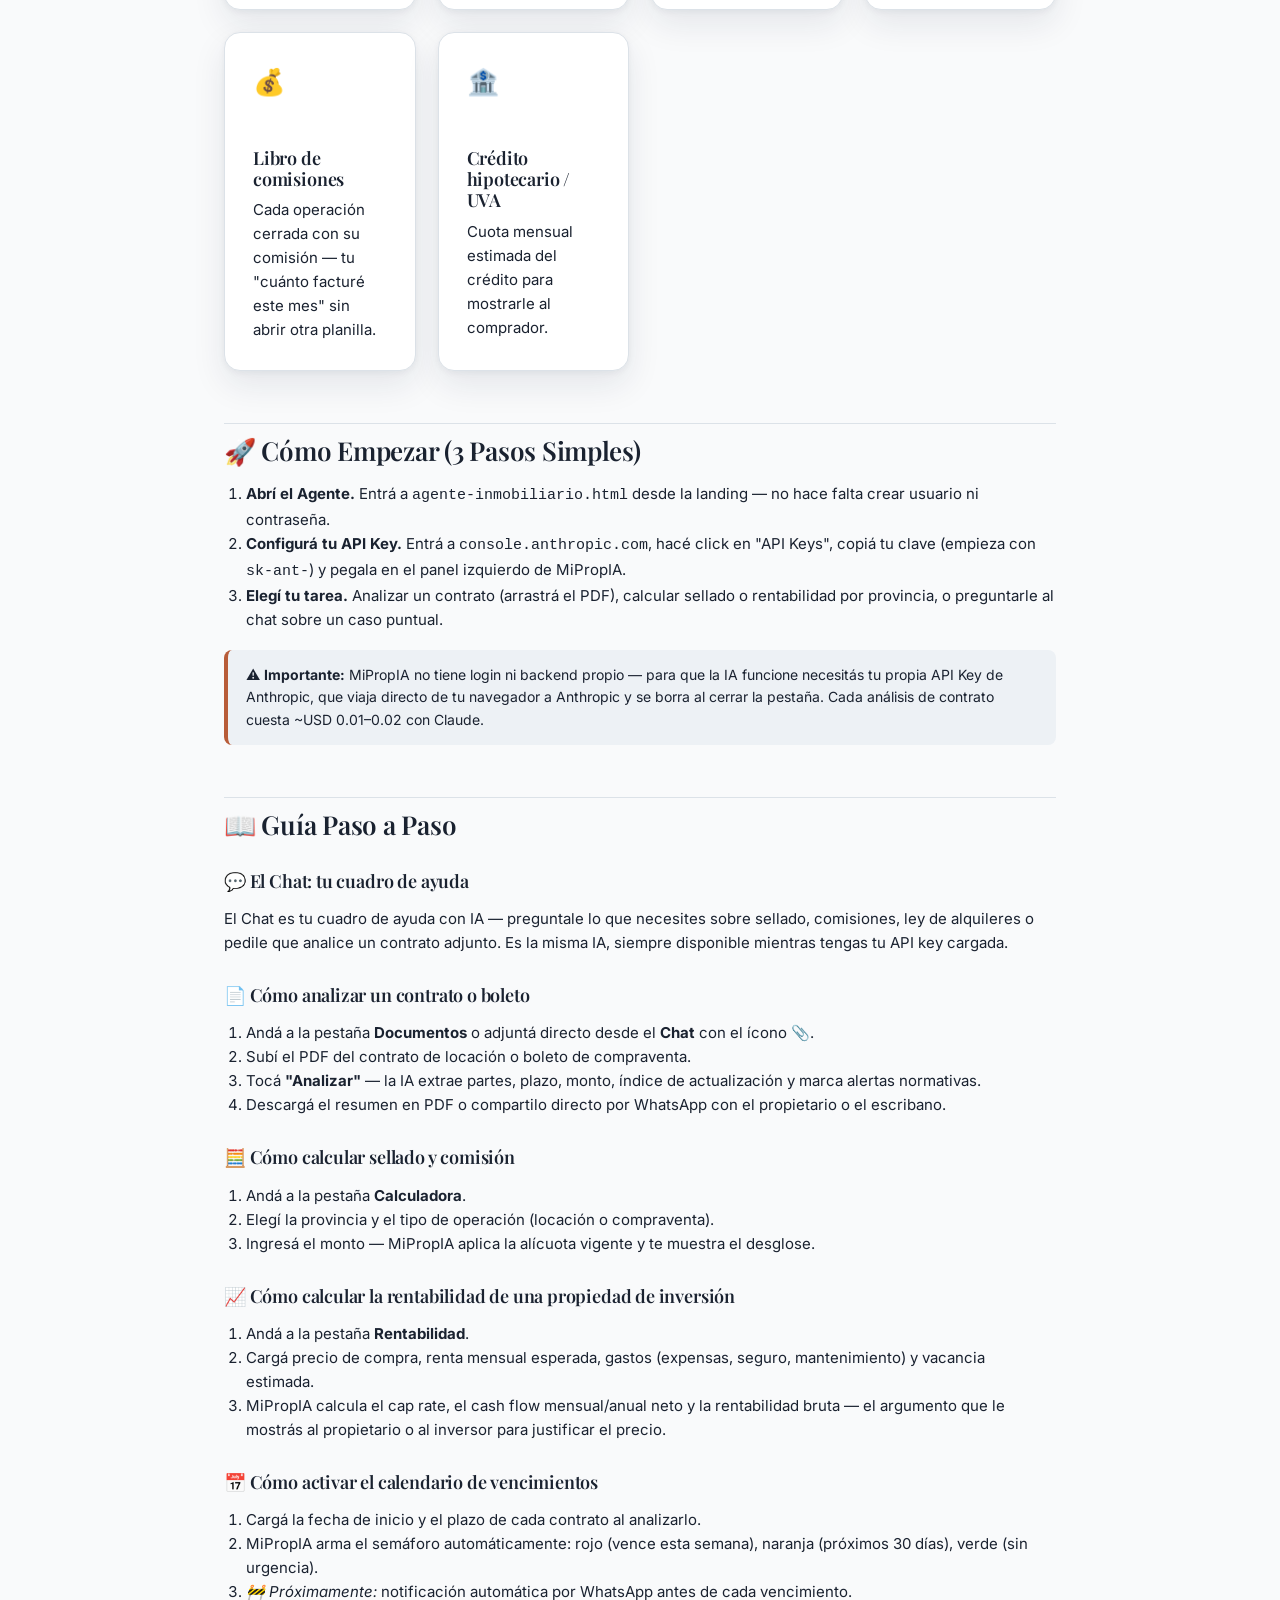
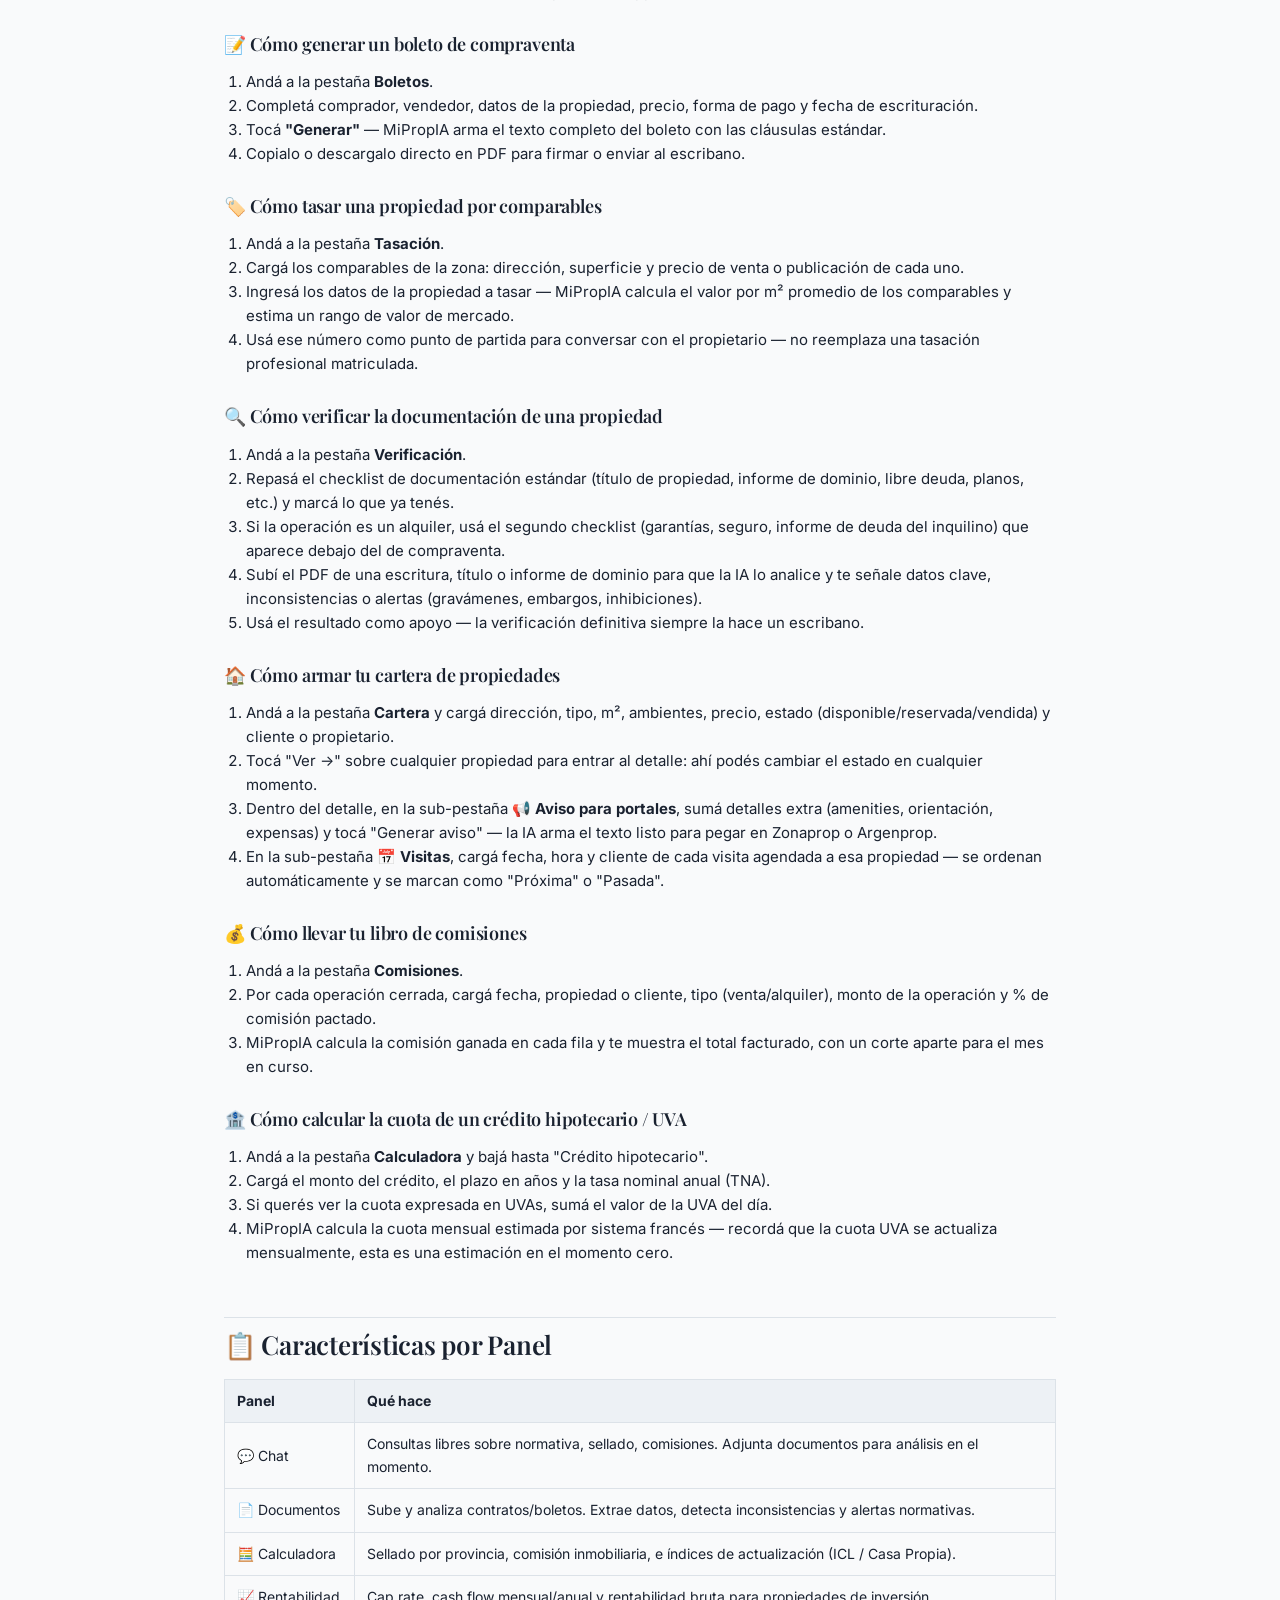
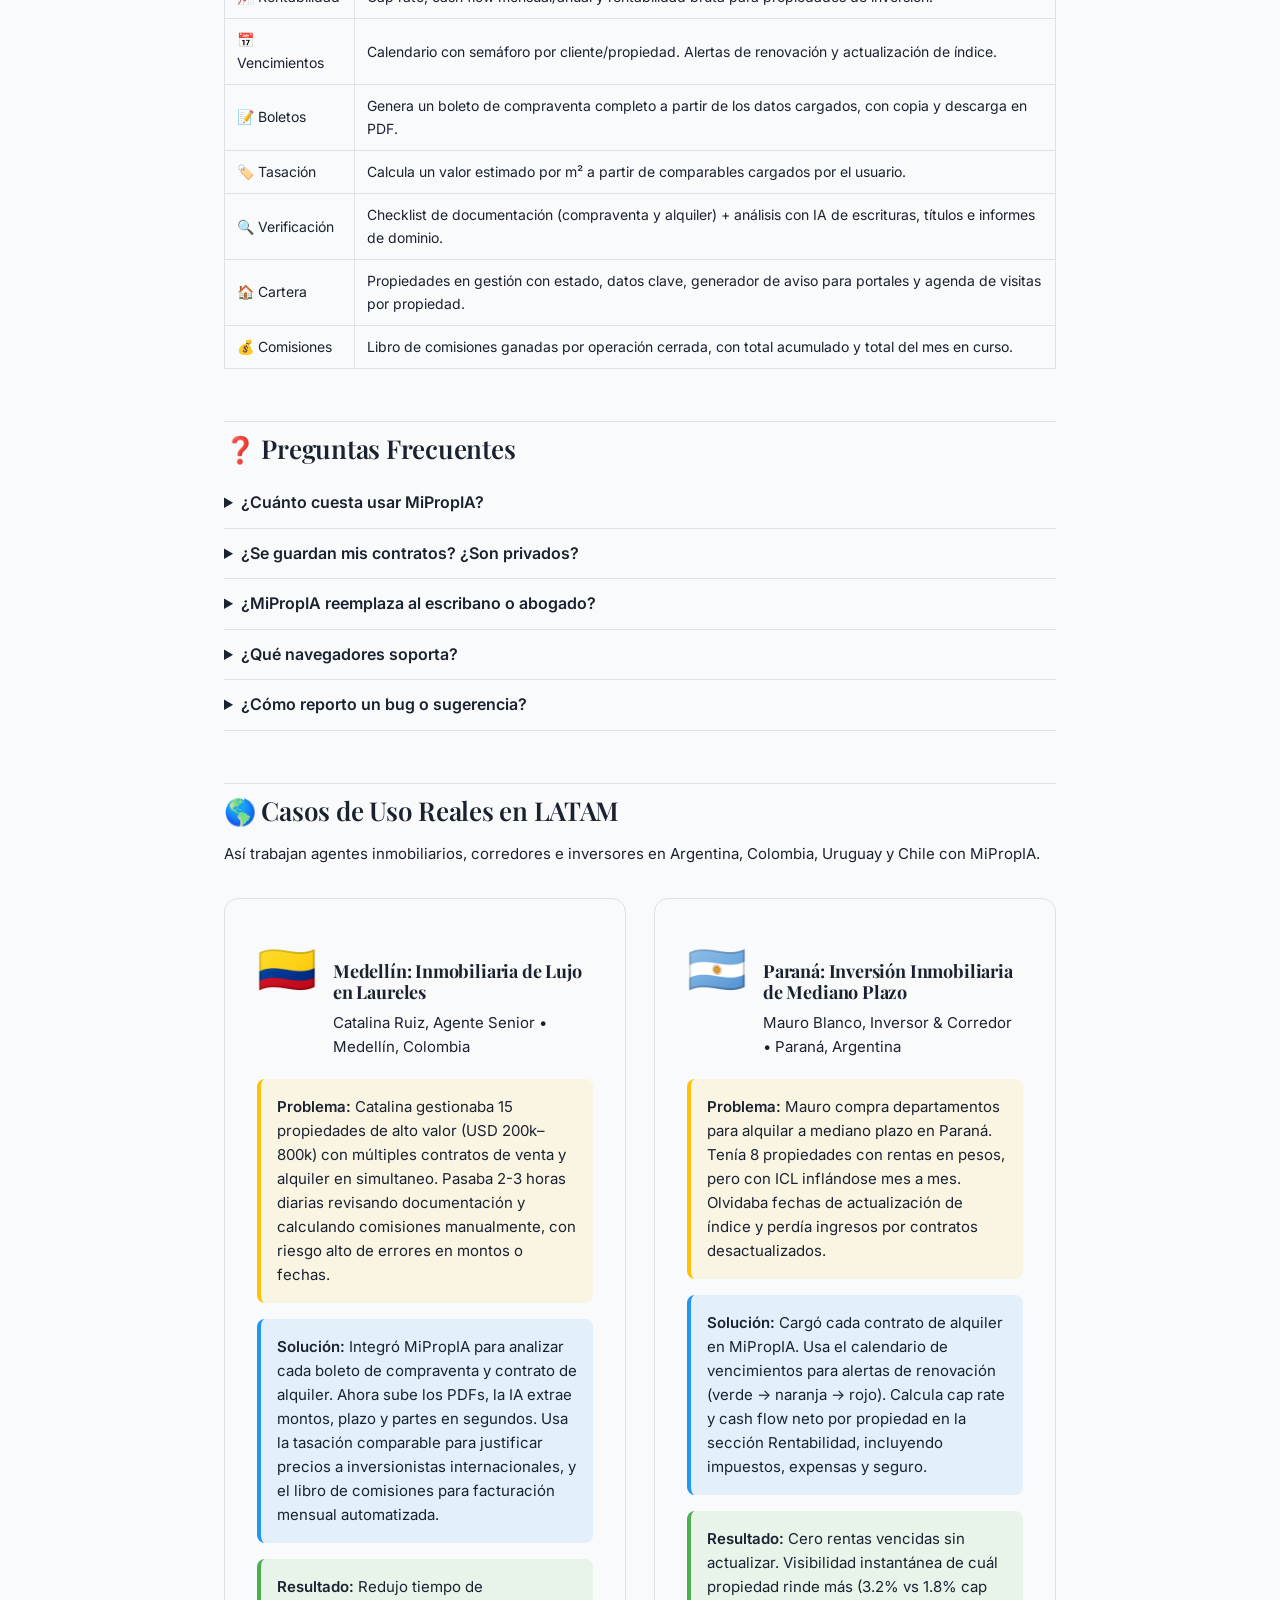
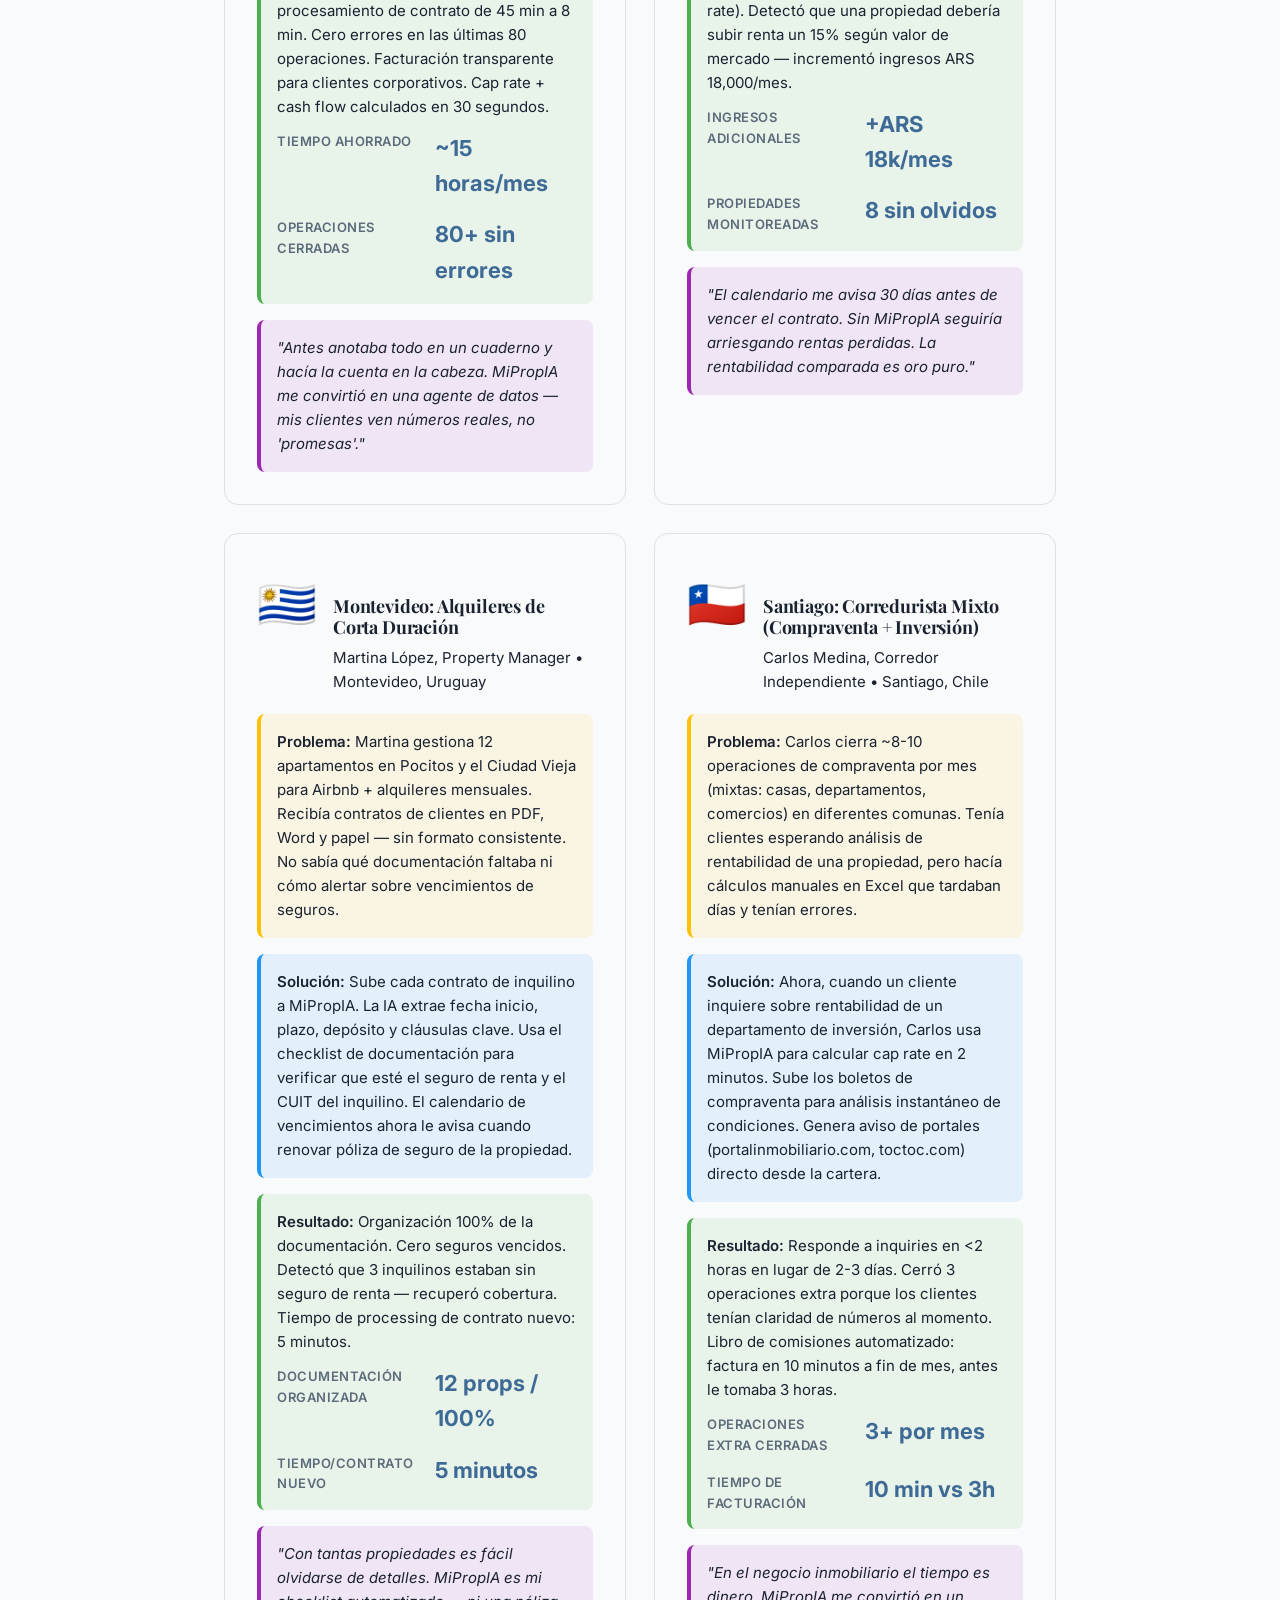
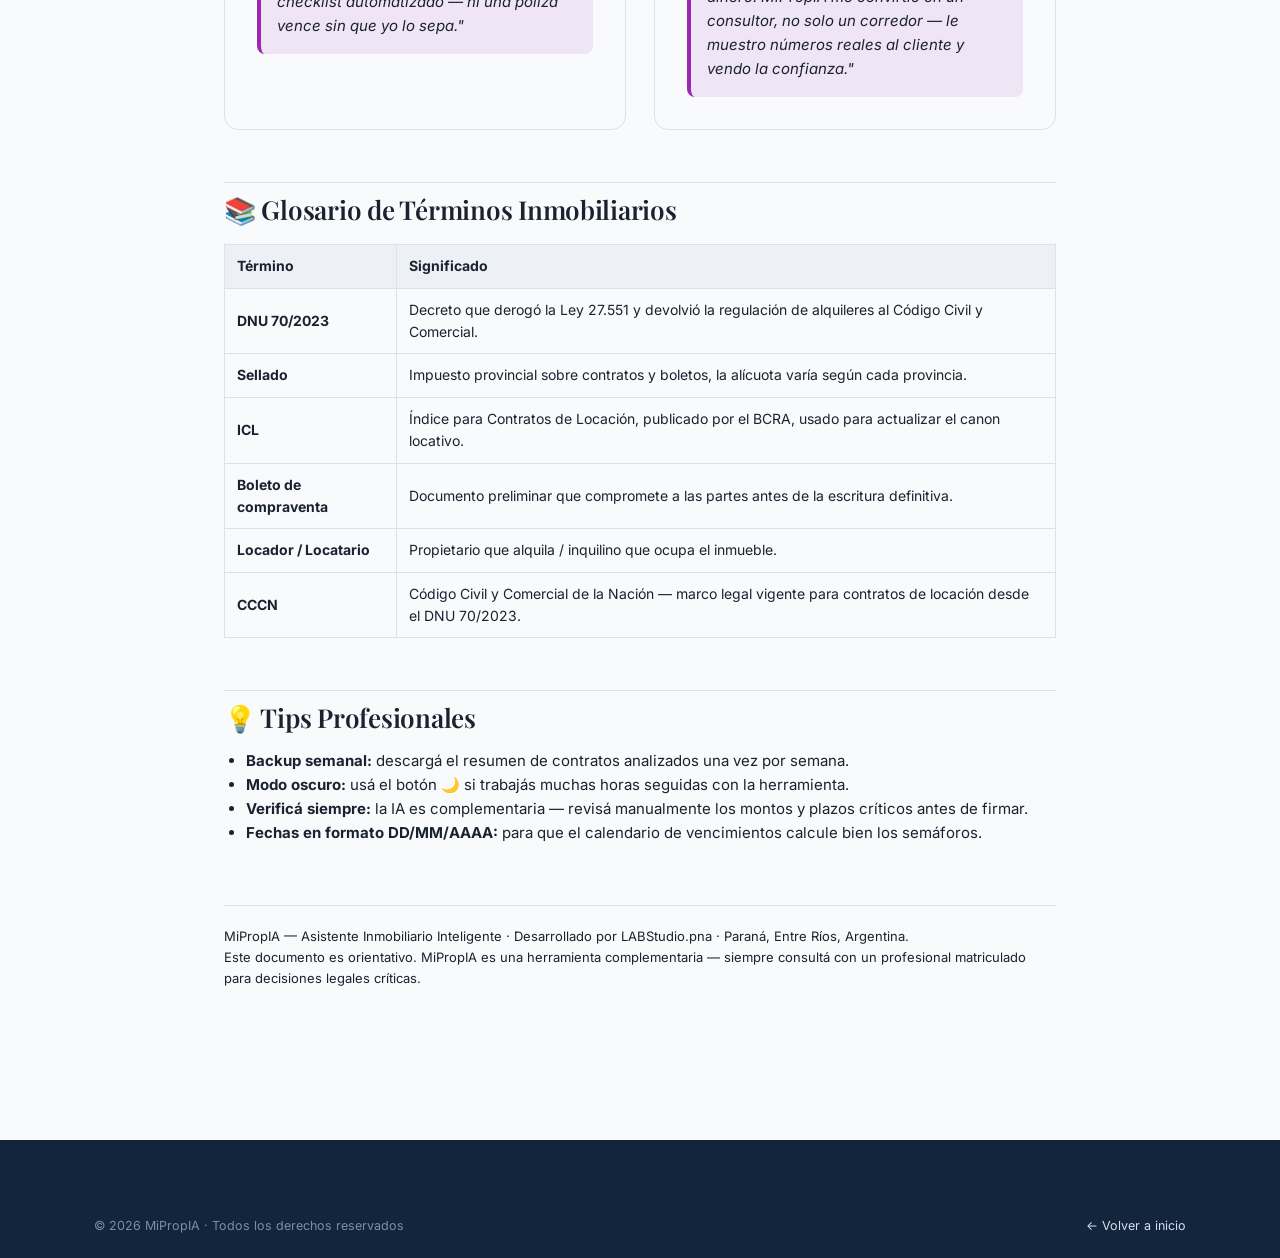
<file: guia-completa.html>
<!doctype html>
<html lang="es">
<head>
<meta charset="UTF-8">
<meta name="viewport" content="width=device-width, initial-scale=1.0">
<title>MiPropIA — Guía Completa | Asistente Inmobiliario Inteligente</title>
<meta name="description" content="Guía completa de MiPropIA. Cómo analizar contratos, calcular sellado y comisiones, y no perderte ningún vencimiento.">
<link rel="icon" type="image/png" sizes="32x32" href="favicon-32.png">
<link rel="icon" type="image/png" sizes="192x192" href="favicon-192.png">
<link rel="icon" type="image/png" sizes="512x512" href="favicon-512.png">
<link rel="apple-touch-icon" sizes="180x180" href="apple-touch-icon.png">
<link rel="shortcut icon" href="favicon.ico">
<link rel="manifest" href="site.webmanifest">
<meta name="theme-color" content="#1E3A5F">
<meta name="apple-mobile-web-app-capable" content="yes">
<meta name="apple-mobile-web-app-title" content="MiPropIA">
<meta property="og:title" content="MiPropIA — Guía Completa">
<meta property="og:image" content="og-image.png">
<link rel="preconnect" href="https://fonts.googleapis.com">
<link href="https://fonts.googleapis.com/css2?family=Inter:wght@400;500;600;700&family=Poppins:wght@600;700&display=swap" rel="stylesheet">
<link rel="stylesheet" href="style.css">
<style>
  .guide-wrap{max-width:880px;margin:0 auto;padding:50px 24px 90px;}
  .toc{background:var(--bg-alt);border:1px solid var(--border);border-radius:16px;padding:22px 26px;margin:28px 0 44px;}
  .toc a{display:block;padding:5px 0;font-size:14.5px;color:var(--brand-light);}
  .guide-wrap h2{margin-top:52px;padding-top:12px;border-top:1px solid var(--border);font-size:26px;}
  .guide-wrap h2:first-of-type{border-top:none;margin-top:20px;}
  .guide-wrap h3{font-size:18px;margin-top:30px;}
  .guide-wrap p{color:var(--text);font-size:15px;}
  .guide-wrap ol,.guide-wrap ul{font-size:15px;padding-left:22px;}
  .callout{background:var(--bg-alt);border-left:4px solid var(--accent);border-radius:8px;padding:14px 18px;font-size:14px;margin:18px 0;}
  table.tbl{width:100%;border-collapse:collapse;margin:18px 0;font-size:14px;display:block;overflow-x:auto;-webkit-overflow-scrolling:touch;}
  table.tbl th,table.tbl td{border:1px solid var(--border);padding:10px 12px;text-align:left;}
  table.tbl th{background:var(--bg-alt);}
  .faq2 summary{cursor:pointer;font-weight:600;padding:12px 0;border-bottom:1px solid var(--border);}
  .faq2 p{padding:10px 0 4px;color:var(--text-muted);}
  .top-actions{display:flex;justify-content:space-between;align-items:center;margin-bottom:10px;flex-wrap:wrap;gap:10px;}
  .casos-grid{display:grid;grid-template-columns:repeat(auto-fit,minmax(320px,1fr));gap:28px;margin:32px 0 48px;}
  .caso-card{background:var(--surface);border:1px solid var(--border);border-radius:14px;padding:clamp(22px,5vw,32px);transition:all 0.3s ease;}
  .caso-card:hover{transform:translateY(-4px);box-shadow:0 12px 32px rgba(0,0,0,0.12);border-color:var(--brand-light);}
  .caso-header{display:flex;align-items:flex-start;gap:16px;margin-bottom:20px;}
  .caso-flag{font-size:clamp(28px,8vw,48px);}
  .caso-title-meta{flex:1;}
  .caso-title{font-size:clamp(18px,4vw,24px);margin:0 0 8px;font-weight:700;color:var(--text);}
  .caso-meta{font-size:clamp(12px,2vw,14px);color:var(--text-muted);margin:0;}
  .caso-content{display:grid;gap:16px;}
  .caso-section{padding:16px;border-radius:8px;font-size:clamp(13px,2vw,15px);line-height:1.6;}
  .caso-problem{background:rgba(255,193,7,0.1);border-left:4px solid #ffc107;}
  .caso-solution{background:rgba(33,150,243,0.1);border-left:4px solid #2196f3;}
  .caso-result{background:rgba(76,175,80,0.1);border-left:4px solid #4caf50;}
  .caso-quote{background:rgba(156,39,176,0.1);border-left:4px solid #9c27b0;font-style:italic;}
  .caso-section p{margin:0;color:var(--text);}
  .caso-section strong{font-weight:600;color:var(--text);}
  .caso-stats{display:grid;grid-template-columns:1fr 1fr;gap:16px;margin-top:12px;}
  .stat-label{font-size:clamp(11px,1.8vw,13px);color:var(--text-muted);font-weight:600;text-transform:uppercase;letter-spacing:0.5px;}
  .stat-value{font-size:clamp(16px,3.5vw,22px);font-weight:700;color:var(--brand-light);}
  [data-theme="dark"] .caso-card{background:var(--bg-alt);}
  [data-theme="dark"] .caso-section p{color:var(--text);}
  @media(max-width:480px){
    .guide-wrap{padding:36px 16px 60px;}
    .guide-wrap h2{font-size:22px;}
    .toc{padding:18px 20px;}
    .casos-grid{grid-template-columns:1fr;gap:20px;}
    .caso-header{flex-direction:column;gap:12px;}
    .caso-content{gap:12px;}
    .caso-section{padding:12px;font-size:14px;}
    .caso-stats{grid-template-columns:1fr;}
  }
</style>
</head>
<body>

<header class="site">
  <nav class="nav">
    <a href="index.html" class="brand"><img src="favicon-192.png" alt="MiPropIA" style="width:34px;height:34px;border-radius:9px;"> Mi Prop<span class="ia">IA</span></a>
    <div class="navlinks">
      <a href="index.html#features">Características</a>
      <a href="index.html#roadmap">Roadmap</a>
      <a href="index.html#pricing">Precios</a>
      <a href="guia-completa.html">📚 Guía Completa</a>
    </div>
    <div class="nav-actions">
      <button class="theme-toggle" id="themeToggle">🌙</button>
      <a href="agente-inmobiliario.html" class="btn btn-primary">Ir al Agente →</a>
      <button class="hamburger" id="hamburgerBtn" aria-label="Abrir menú">☰</button>
    </div>
  </nav>
</header>

<div class="guide-wrap">
  <span class="eyebrow">Documentación</span>
  <h1>📚 Guía Completa de MiPropIA</h1>
  <p class="muted">Aprendé a usar el asistente inmobiliario inteligente para dejar de perder horas en contratos, sellados y vencimientos.</p>

  <div class="toc">
    <b>Tabla de contenidos</b>
    <a href="#que-es">¿Qué es MiPropIA?</a>
    <a href="#empezar">Cómo empezar</a>
    <a href="#paso-a-paso">Guía paso a paso</a>
    <a href="#paneles">Características por panel</a>
    <a href="#faq">Preguntas frecuentes</a>
    <a href="#casos-uso">Casos de uso reales en LATAM</a>
    <a href="#glosario">Glosario de términos</a>
    <a href="#tips">Tips profesionales</a>
  </div>

  <h2 id="que-es">💡 ¿Qué es MiPropIA?</h2>
  <p>MiPropIA es un <b>asistente inmobiliario inteligente basado en IA</b>, diseñado específicamente para agentes y corredores inmobiliarios en Argentina.</p>
  <p>Utiliza Claude (de Anthropic) para analizar contratos de locación y boletos de compraventa, calcular sellado y comisiones, y ayudarte a cumplir con la normativa vigente (Código Civil y Comercial, DNU 70/2023) de forma rápida y sin depender de memoria propia.</p>
  <div class="grid cols-4" style="margin-top:24px;">
    <div class="card"><span class="icon">📄</span><h3>Analizar Contratos</h3><p>Subí un PDF y la IA extrae partes, plazo, monto e índice de actualización.</p></div>
    <div class="card"><span class="icon">🧮</span><h3>Calcular Sellado</h3><p>Alícuotas actualizadas por provincia, sin llamar al escribano.</p></div>
    <div class="card"><span class="icon">📈</span><h3>Rentabilidad de inversión</h3><p>Cap rate, cash flow y rentabilidad bruta para mostrarle al inversor el número real.</p></div>
    <div class="card"><span class="icon">📅</span><h3>Vencimientos</h3><p>Semáforo por cliente/propiedad para renovaciones e índices.</p></div>
    <div class="card"><span class="icon">📝</span><h3>Generador de boletos</h3><p>Armá un boleto de compraventa completo y descargalo en PDF en minutos.</p></div>
    <div class="card"><span class="icon">🏷️</span><h3>Tasación comparable</h3><p>Estimá el valor de una propiedad a partir de comparables cargados por vos.</p></div>
    <div class="card"><span class="icon">🔍</span><h3>Verificación documental</h3><p>Checklist de documentación (compraventa y alquiler) + análisis con IA de escrituras, títulos e informes de dominio.</p></div>
    <div class="card"><span class="icon">🏠</span><h3>Cartera de propiedades</h3><p>Listado de propiedades en gestión, con avisos para portales y agenda de visitas por propiedad.</p></div>
    <div class="card"><span class="icon">💰</span><h3>Libro de comisiones</h3><p>Cada operación cerrada con su comisión — tu "cuánto facturé este mes" sin abrir otra planilla.</p></div>
    <div class="card"><span class="icon">🏦</span><h3>Crédito hipotecario / UVA</h3><p>Cuota mensual estimada del crédito para mostrarle al comprador.</p></div>
  </div>

  <h2 id="empezar">🚀 Cómo Empezar (3 Pasos Simples)</h2>
  <ol>
    <li><b>Abrí el Agente.</b> Entrá a <code>agente-inmobiliario.html</code> desde la landing — no hace falta crear usuario ni contraseña.</li>
    <li><b>Configurá tu API Key.</b> Entrá a <code>console.anthropic.com</code>, hacé click en "API Keys", copiá tu clave (empieza con <code>sk-ant-</code>) y pegala en el panel izquierdo de MiPropIA.</li>
    <li><b>Elegí tu tarea.</b> Analizar un contrato (arrastrá el PDF), calcular sellado o rentabilidad por provincia, o preguntarle al chat sobre un caso puntual.</li>
  </ol>
  <div class="callout">⚠️ <b>Importante:</b> MiPropIA no tiene login ni backend propio — para que la IA funcione necesitás tu propia API Key de Anthropic, que viaja directo de tu navegador a Anthropic y se borra al cerrar la pestaña. Cada análisis de contrato cuesta ~USD 0.01–0.02 con Claude.</div>

  <h2 id="paso-a-paso">📖 Guía Paso a Paso</h2>

  <h3>💬 El Chat: tu cuadro de ayuda</h3>
  <p>El Chat es tu cuadro de ayuda con IA — preguntale lo que necesites sobre sellado, comisiones, ley de alquileres o pedile que analice un contrato adjunto. Es la misma IA, siempre disponible mientras tengas tu API key cargada.</p>

  <h3>📄 Cómo analizar un contrato o boleto</h3>
  <ol>
    <li>Andá a la pestaña <b>Documentos</b> o adjuntá directo desde el <b>Chat</b> con el ícono 📎.</li>
    <li>Subí el PDF del contrato de locación o boleto de compraventa.</li>
    <li>Tocá <b>"Analizar"</b> — la IA extrae partes, plazo, monto, índice de actualización y marca alertas normativas.</li>
    <li>Descargá el resumen en PDF o compartilo directo por WhatsApp con el propietario o el escribano.</li>
  </ol>

  <h3>🧮 Cómo calcular sellado y comisión</h3>
  <ol>
    <li>Andá a la pestaña <b>Calculadora</b>.</li>
    <li>Elegí la provincia y el tipo de operación (locación o compraventa).</li>
    <li>Ingresá el monto — MiPropIA aplica la alícuota vigente y te muestra el desglose.</li>
  </ol>

  <h3>📈 Cómo calcular la rentabilidad de una propiedad de inversión</h3>
  <ol>
    <li>Andá a la pestaña <b>Rentabilidad</b>.</li>
    <li>Cargá precio de compra, renta mensual esperada, gastos (expensas, seguro, mantenimiento) y vacancia estimada.</li>
    <li>MiPropIA calcula el cap rate, el cash flow mensual/anual neto y la rentabilidad bruta — el argumento que le mostrás al propietario o al inversor para justificar el precio.</li>
  </ol>

  <h3>📅 Cómo activar el calendario de vencimientos</h3>
  <ol>
    <li>Cargá la fecha de inicio y el plazo de cada contrato al analizarlo.</li>
    <li>MiPropIA arma el semáforo automáticamente: rojo (vence esta semana), naranja (próximos 30 días), verde (sin urgencia).</li>
    <li><i>🚧 Próximamente:</i> notificación automática por WhatsApp antes de cada vencimiento.</li>
  </ol>

  <h3>📝 Cómo generar un boleto de compraventa</h3>
  <ol>
    <li>Andá a la pestaña <b>Boletos</b>.</li>
    <li>Completá comprador, vendedor, datos de la propiedad, precio, forma de pago y fecha de escrituración.</li>
    <li>Tocá <b>"Generar"</b> — MiPropIA arma el texto completo del boleto con las cláusulas estándar.</li>
    <li>Copialo o descargalo directo en PDF para firmar o enviar al escribano.</li>
  </ol>

  <h3>🏷️ Cómo tasar una propiedad por comparables</h3>
  <ol>
    <li>Andá a la pestaña <b>Tasación</b>.</li>
    <li>Cargá los comparables de la zona: dirección, superficie y precio de venta o publicación de cada uno.</li>
    <li>Ingresá los datos de la propiedad a tasar — MiPropIA calcula el valor por m² promedio de los comparables y estima un rango de valor de mercado.</li>
    <li>Usá ese número como punto de partida para conversar con el propietario — no reemplaza una tasación profesional matriculada.</li>
  </ol>

  <h3>🔍 Cómo verificar la documentación de una propiedad</h3>
  <ol>
    <li>Andá a la pestaña <b>Verificación</b>.</li>
    <li>Repasá el checklist de documentación estándar (título de propiedad, informe de dominio, libre deuda, planos, etc.) y marcá lo que ya tenés.</li>
    <li>Si la operación es un alquiler, usá el segundo checklist (garantías, seguro, informe de deuda del inquilino) que aparece debajo del de compraventa.</li>
    <li>Subí el PDF de una escritura, título o informe de dominio para que la IA lo analice y te señale datos clave, inconsistencias o alertas (gravámenes, embargos, inhibiciones).</li>
    <li>Usá el resultado como apoyo — la verificación definitiva siempre la hace un escribano.</li>
  </ol>

  <h3>🏠 Cómo armar tu cartera de propiedades</h3>
  <ol>
    <li>Andá a la pestaña <b>Cartera</b> y cargá dirección, tipo, m², ambientes, precio, estado (disponible/reservada/vendida) y cliente o propietario.</li>
    <li>Tocá "Ver →" sobre cualquier propiedad para entrar al detalle: ahí podés cambiar el estado en cualquier momento.</li>
    <li>Dentro del detalle, en la sub-pestaña <b>📢 Aviso para portales</b>, sumá detalles extra (amenities, orientación, expensas) y tocá "Generar aviso" — la IA arma el texto listo para pegar en Zonaprop o Argenprop.</li>
    <li>En la sub-pestaña <b>📅 Visitas</b>, cargá fecha, hora y cliente de cada visita agendada a esa propiedad — se ordenan automáticamente y se marcan como "Próxima" o "Pasada".</li>
  </ol>

  <h3>💰 Cómo llevar tu libro de comisiones</h3>
  <ol>
    <li>Andá a la pestaña <b>Comisiones</b>.</li>
    <li>Por cada operación cerrada, cargá fecha, propiedad o cliente, tipo (venta/alquiler), monto de la operación y % de comisión pactado.</li>
    <li>MiPropIA calcula la comisión ganada en cada fila y te muestra el total facturado, con un corte aparte para el mes en curso.</li>
  </ol>

  <h3>🏦 Cómo calcular la cuota de un crédito hipotecario / UVA</h3>
  <ol>
    <li>Andá a la pestaña <b>Calculadora</b> y bajá hasta "Crédito hipotecario".</li>
    <li>Cargá el monto del crédito, el plazo en años y la tasa nominal anual (TNA).</li>
    <li>Si querés ver la cuota expresada en UVAs, sumá el valor de la UVA del día.</li>
    <li>MiPropIA calcula la cuota mensual estimada por sistema francés — recordá que la cuota UVA se actualiza mensualmente, esta es una estimación en el momento cero.</li>
  </ol>

  <h2 id="paneles">📋 Características por Panel</h2>
  <table class="tbl">
    <tr><th>Panel</th><th>Qué hace</th></tr>
    <tr><td>💬 Chat</td><td>Consultas libres sobre normativa, sellado, comisiones. Adjunta documentos para análisis en el momento.</td></tr>
    <tr><td>📄 Documentos</td><td>Sube y analiza contratos/boletos. Extrae datos, detecta inconsistencias y alertas normativas.</td></tr>
    <tr><td>🧮 Calculadora</td><td>Sellado por provincia, comisión inmobiliaria, e índices de actualización (ICL / Casa Propia).</td></tr>
    <tr><td>📈 Rentabilidad</td><td>Cap rate, cash flow mensual/anual y rentabilidad bruta para propiedades de inversión.</td></tr>
    <tr><td>📅 Vencimientos</td><td>Calendario con semáforo por cliente/propiedad. Alertas de renovación y actualización de índice.</td></tr>
    <tr><td>📝 Boletos</td><td>Genera un boleto de compraventa completo a partir de los datos cargados, con copia y descarga en PDF.</td></tr>
    <tr><td>🏷️ Tasación</td><td>Calcula un valor estimado por m² a partir de comparables cargados por el usuario.</td></tr>
    <tr><td>🔍 Verificación</td><td>Checklist de documentación (compraventa y alquiler) + análisis con IA de escrituras, títulos e informes de dominio.</td></tr>
    <tr><td>🏠 Cartera</td><td>Propiedades en gestión con estado, datos clave, generador de aviso para portales y agenda de visitas por propiedad.</td></tr>
    <tr><td>💰 Comisiones</td><td>Libro de comisiones ganadas por operación cerrada, con total acumulado y total del mes en curso.</td></tr>
  </table>

  <h2 id="faq">❓ Preguntas Frecuentes</h2>
  <details class="faq2"><summary>¿Cuánto cuesta usar MiPropIA?</summary><p>Los primeros 7 días son gratis (además de tu propia API Key). Después, el Plan Inmobiliaria cuesta USD 80/mes. Cada análisis de contrato con Claude cuesta aproximadamente USD 0.01–0.02.</p></details>
  <details class="faq2"><summary>¿Se guardan mis contratos? ¿Son privados?</summary><p>Sí, son 100% privados. MiPropIA no tiene backend centralizado: tu API key y los documentos van directo de tu navegador a Anthropic, y no se almacenan en servidores de LABStudio.</p></details>
  <details class="faq2"><summary>¿MiPropIA reemplaza al escribano o abogado?</summary><p>No. Es una herramienta de apoyo para agentes inmobiliarios. Acelera la lectura y detecta alertas normativas, pero la firma y responsabilidad legal siempre es del profesional matriculado.</p></details>
  <details class="faq2"><summary>¿Qué navegadores soporta?</summary><p>Chrome, Firefox, Safari (iOS 14+) y Edge — las últimas 2 versiones de cada uno. Funciona mejor en desktop; en mobile funciona pero con pantalla chica.</p></details>
  <details class="faq2"><summary>¿Cómo reporto un bug o sugerencia?</summary><p>WhatsApp: LABStudio.pna +54 9 3435-344597 · GitHub Issues: github.com/LabStudioPna/MiPropIA</p></details>

  <h2 id="casos-uso">🌎 Casos de Uso Reales en LATAM</h2>
  <p>Así trabajan agentes inmobiliarios, corredores e inversores en Argentina, Colombia, Uruguay y Chile con MiPropIA.</p>

  <div class="casos-grid">
    <div class="caso-card">
      <div class="caso-header">
        <span class="caso-flag">🇨🇴</span>
        <div class="caso-title-meta">
          <h3 class="caso-title">Medellín: Inmobiliaria de Lujo en Laureles</h3>
          <p class="caso-meta">Catalina Ruiz, Agente Senior • Medellín, Colombia</p>
        </div>
      </div>
      <div class="caso-content">
        <div class="caso-section caso-problem">
          <p><strong>Problema:</strong> Catalina gestionaba 15 propiedades de alto valor (USD 200k–800k) con múltiples contratos de venta y alquiler en simultaneo. Pasaba 2-3 horas diarias revisando documentación y calculando comisiones manualmente, con riesgo alto de errores en montos o fechas.</p>
        </div>
        <div class="caso-section caso-solution">
          <p><strong>Solución:</strong> Integró MiPropIA para analizar cada boleto de compraventa y contrato de alquiler. Ahora sube los PDFs, la IA extrae montos, plazo y partes en segundos. Usa la tasación comparable para justificar precios a inversionistas internacionales, y el libro de comisiones para facturación mensual automatizada.</p>
        </div>
        <div class="caso-section caso-result">
          <p><strong>Resultado:</strong> Redujo tiempo de procesamiento de contrato de 45 min a 8 min. Cero errores en las últimas 80 operaciones. Facturación transparente para clientes corporativos. Cap rate + cash flow calculados en 30 segundos.</p>
          <div class="caso-stats">
            <div class="stat-label">Tiempo ahorrado</div>
            <div class="stat-value">~15 horas/mes</div>
            <div class="stat-label">Operaciones cerradas</div>
            <div class="stat-value">80+ sin errores</div>
          </div>
        </div>
        <div class="caso-section caso-quote">
          <p><em>"Antes anotaba todo en un cuaderno y hacía la cuenta en la cabeza. MiPropIA me convirtió en una agente de datos — mis clientes ven números reales, no 'promesas'."</em></p>
        </div>
      </div>
    </div>

    <div class="caso-card">
      <div class="caso-header">
        <span class="caso-flag">🇦🇷</span>
        <div class="caso-title-meta">
          <h3 class="caso-title">Paraná: Inversión Inmobiliaria de Mediano Plazo</h3>
          <p class="caso-meta">Mauro Blanco, Inversor & Corredor • Paraná, Argentina</p>
        </div>
      </div>
      <div class="caso-content">
        <div class="caso-section caso-problem">
          <p><strong>Problema:</strong> Mauro compra departamentos para alquilar a mediano plazo en Paraná. Tenía 8 propiedades con rentas en pesos, pero con ICL inflándose mes a mes. Olvidaba fechas de actualización de índice y perdía ingresos por contratos desactualizados.</p>
        </div>
        <div class="caso-section caso-solution">
          <p><strong>Solución:</strong> Cargó cada contrato de alquiler en MiPropIA. Usa el calendario de vencimientos para alertas de renovación (verde → naranja → rojo). Calcula cap rate y cash flow neto por propiedad en la sección Rentabilidad, incluyendo impuestos, expensas y seguro.</p>
        </div>
        <div class="caso-section caso-result">
          <p><strong>Resultado:</strong> Cero rentas vencidas sin actualizar. Visibilidad instantánea de cuál propiedad rinde más (3.2% vs 1.8% cap rate). Detectó que una propiedad debería subir renta un 15% según valor de mercado — incrementó ingresos ARS 18,000/mes.</p>
          <div class="caso-stats">
            <div class="stat-label">Ingresos adicionales</div>
            <div class="stat-value">+ARS 18k/mes</div>
            <div class="stat-label">Propiedades monitoreadas</div>
            <div class="stat-value">8 sin olvidos</div>
          </div>
        </div>
        <div class="caso-section caso-quote">
          <p><em>"El calendario me avisa 30 días antes de vencer el contrato. Sin MiPropIA seguiría arriesgando rentas perdidas. La rentabilidad comparada es oro puro."</em></p>
        </div>
      </div>
    </div>

    <div class="caso-card">
      <div class="caso-header">
        <span class="caso-flag">🇺🇾</span>
        <div class="caso-title-meta">
          <h3 class="caso-title">Montevideo: Alquileres de Corta Duración</h3>
          <p class="caso-meta">Martina López, Property Manager • Montevideo, Uruguay</p>
        </div>
      </div>
      <div class="caso-content">
        <div class="caso-section caso-problem">
          <p><strong>Problema:</strong> Martina gestiona 12 apartamentos en Pocitos y el Ciudad Vieja para Airbnb + alquileres mensuales. Recibía contratos de clientes en PDF, Word y papel — sin formato consistente. No sabía qué documentación faltaba ni cómo alertar sobre vencimientos de seguros.</p>
        </div>
        <div class="caso-section caso-solution">
          <p><strong>Solución:</strong> Sube cada contrato de inquilino a MiPropIA. La IA extrae fecha inicio, plazo, depósito y cláusulas clave. Usa el checklist de documentación para verificar que esté el seguro de renta y el CUIT del inquilino. El calendario de vencimientos ahora le avisa cuando renovar póliza de seguro de la propiedad.</p>
        </div>
        <div class="caso-section caso-result">
          <p><strong>Resultado:</strong> Organización 100% de la documentación. Cero seguros vencidos. Detectó que 3 inquilinos estaban sin seguro de renta — recuperó cobertura. Tiempo de processing de contrato nuevo: 5 minutos.</p>
          <div class="caso-stats">
            <div class="stat-label">Documentación organizada</div>
            <div class="stat-value">12 props / 100%</div>
            <div class="stat-label">Tiempo/contrato nuevo</div>
            <div class="stat-value">5 minutos</div>
          </div>
        </div>
        <div class="caso-section caso-quote">
          <p><em>"Con tantas propiedades es fácil olvidarse de detalles. MiPropIA es mi checklist automatizado — ni una póliza vence sin que yo lo sepa."</em></p>
        </div>
      </div>
    </div>

    <div class="caso-card">
      <div class="caso-header">
        <span class="caso-flag">🇨🇱</span>
        <div class="caso-title-meta">
          <h3 class="caso-title">Santiago: Corredurista Mixto (Compraventa + Inversión)</h3>
          <p class="caso-meta">Carlos Medina, Corredor Independiente • Santiago, Chile</p>
        </div>
      </div>
      <div class="caso-content">
        <div class="caso-section caso-problem">
          <p><strong>Problema:</strong> Carlos cierra ~8-10 operaciones de compraventa por mes (mixtas: casas, departamentos, comercios) en diferentes comunas. Tenía clientes esperando análisis de rentabilidad de una propiedad, pero hacía cálculos manuales en Excel que tardaban días y tenían errores.</p>
        </div>
        <div class="caso-section caso-solution">
          <p><strong>Solución:</strong> Ahora, cuando un cliente inquiere sobre rentabilidad de un departamento de inversión, Carlos usa MiPropIA para calcular cap rate en 2 minutos. Sube los boletos de compraventa para análisis instantáneo de condiciones. Genera aviso de portales (portalinmobiliario.com, toctoc.com) directo desde la cartera.</p>
        </div>
        <div class="caso-section caso-result">
          <p><strong>Resultado:</strong> Responde a inquiries en <2 horas en lugar de 2-3 días. Cerró 3 operaciones extra porque los clientes tenían claridad de números al momento. Libro de comisiones automatizado: factura en 10 minutos a fin de mes, antes le tomaba 3 horas.</p>
          <div class="caso-stats">
            <div class="stat-label">Operaciones extra cerradas</div>
            <div class="stat-value">3+ por mes</div>
            <div class="stat-label">Tiempo de facturación</div>
            <div class="stat-value">10 min vs 3h</div>
          </div>
        </div>
        <div class="caso-section caso-quote">
          <p><em>"En el negocio inmobiliario el tiempo es dinero. MiPropIA me convirtió en un consultor, no solo un corredor — le muestro números reales al cliente y vendo la confianza."</em></p>
        </div>
      </div>
    </div>
  </div>

  <h2 id="glosario">📚 Glosario de Términos Inmobiliarios</h2>
  <table class="tbl">
    <tr><th>Término</th><th>Significado</th></tr>
    <tr><td><b>DNU 70/2023</b></td><td>Decreto que derogó la Ley 27.551 y devolvió la regulación de alquileres al Código Civil y Comercial.</td></tr>
    <tr><td><b>Sellado</b></td><td>Impuesto provincial sobre contratos y boletos, la alícuota varía según cada provincia.</td></tr>
    <tr><td><b>ICL</b></td><td>Índice para Contratos de Locación, publicado por el BCRA, usado para actualizar el canon locativo.</td></tr>
    <tr><td><b>Boleto de compraventa</b></td><td>Documento preliminar que compromete a las partes antes de la escritura definitiva.</td></tr>
    <tr><td><b>Locador / Locatario</b></td><td>Propietario que alquila / inquilino que ocupa el inmueble.</td></tr>
    <tr><td><b>CCCN</b></td><td>Código Civil y Comercial de la Nación — marco legal vigente para contratos de locación desde el DNU 70/2023.</td></tr>
  </table>

  <h2 id="tips">💡 Tips Profesionales</h2>
  <ul>
    <li><b>Backup semanal:</b> descargá el resumen de contratos analizados una vez por semana.</li>
    <li><b>Modo oscuro:</b> usá el botón 🌙 si trabajás muchas horas seguidas con la herramienta.</li>
    <li><b>Verificá siempre:</b> la IA es complementaria — revisá manualmente los montos y plazos críticos antes de firmar.</li>
    <li><b>Fechas en formato DD/MM/AAAA:</b> para que el calendario de vencimientos calcule bien los semáforos.</li>
  </ul>

  <p class="muted" style="margin-top:60px;border-top:1px solid var(--border);padding-top:20px;font-size:13px;">MiPropIA — Asistente Inmobiliario Inteligente · Desarrollado por LABStudio.pna · Paraná, Entre Ríos, Argentina.<br>Este documento es orientativo. MiPropIA es una herramienta complementaria — siempre consultá con un profesional matriculado para decisiones legales críticas.</p>
</div>

<footer class="site">
  <div class="container foot-bottom" style="border:none;">
    <span>© 2026 MiPropIA · Todos los derechos reservados</span>
    <a href="index.html">← Volver a inicio</a>
  </div>
</footer>

<script>
  const toggle = document.getElementById('themeToggle');
  const root = document.documentElement;
  function applyTheme(t){ root.setAttribute('data-theme', t); toggle.textContent = t === 'dark' ? '☀️' : '🌙'; }
  applyTheme('light');
  toggle.addEventListener('click', () => {
    const current = root.getAttribute('data-theme');
    applyTheme(current === 'dark' ? 'light' : 'dark');
  });

  const hamburgerBtn = document.getElementById('hamburgerBtn');
  const navlinksEl = document.querySelector('.navlinks');
  if (hamburgerBtn && navlinksEl) {
    hamburgerBtn.addEventListener('click', () => {
      const isOpen = navlinksEl.classList.toggle('open');
      hamburgerBtn.textContent = isOpen ? '✕' : '☰';
    });
    navlinksEl.querySelectorAll('a').forEach(a => a.addEventListener('click', () => {
      navlinksEl.classList.remove('open');
      hamburgerBtn.textContent = '☰';
    }));
  }
</script>
</body>
</html>
</file>
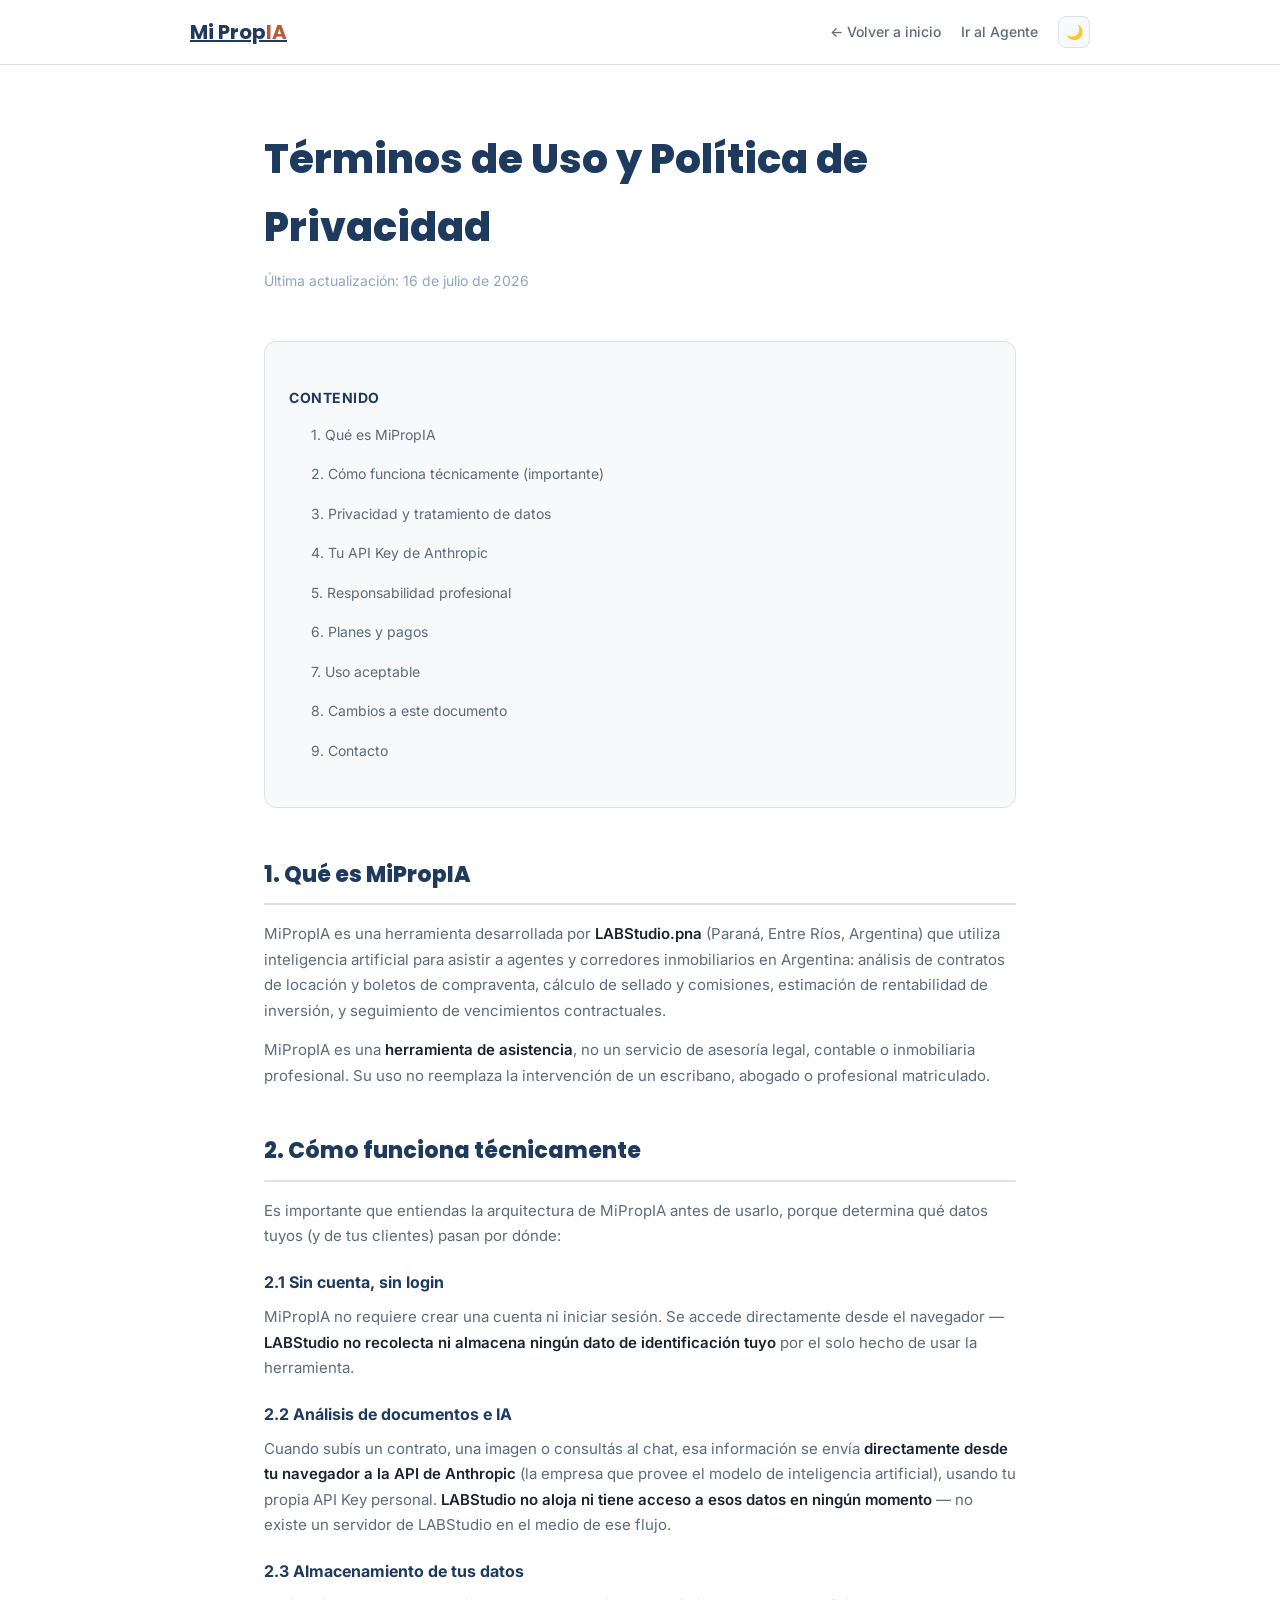
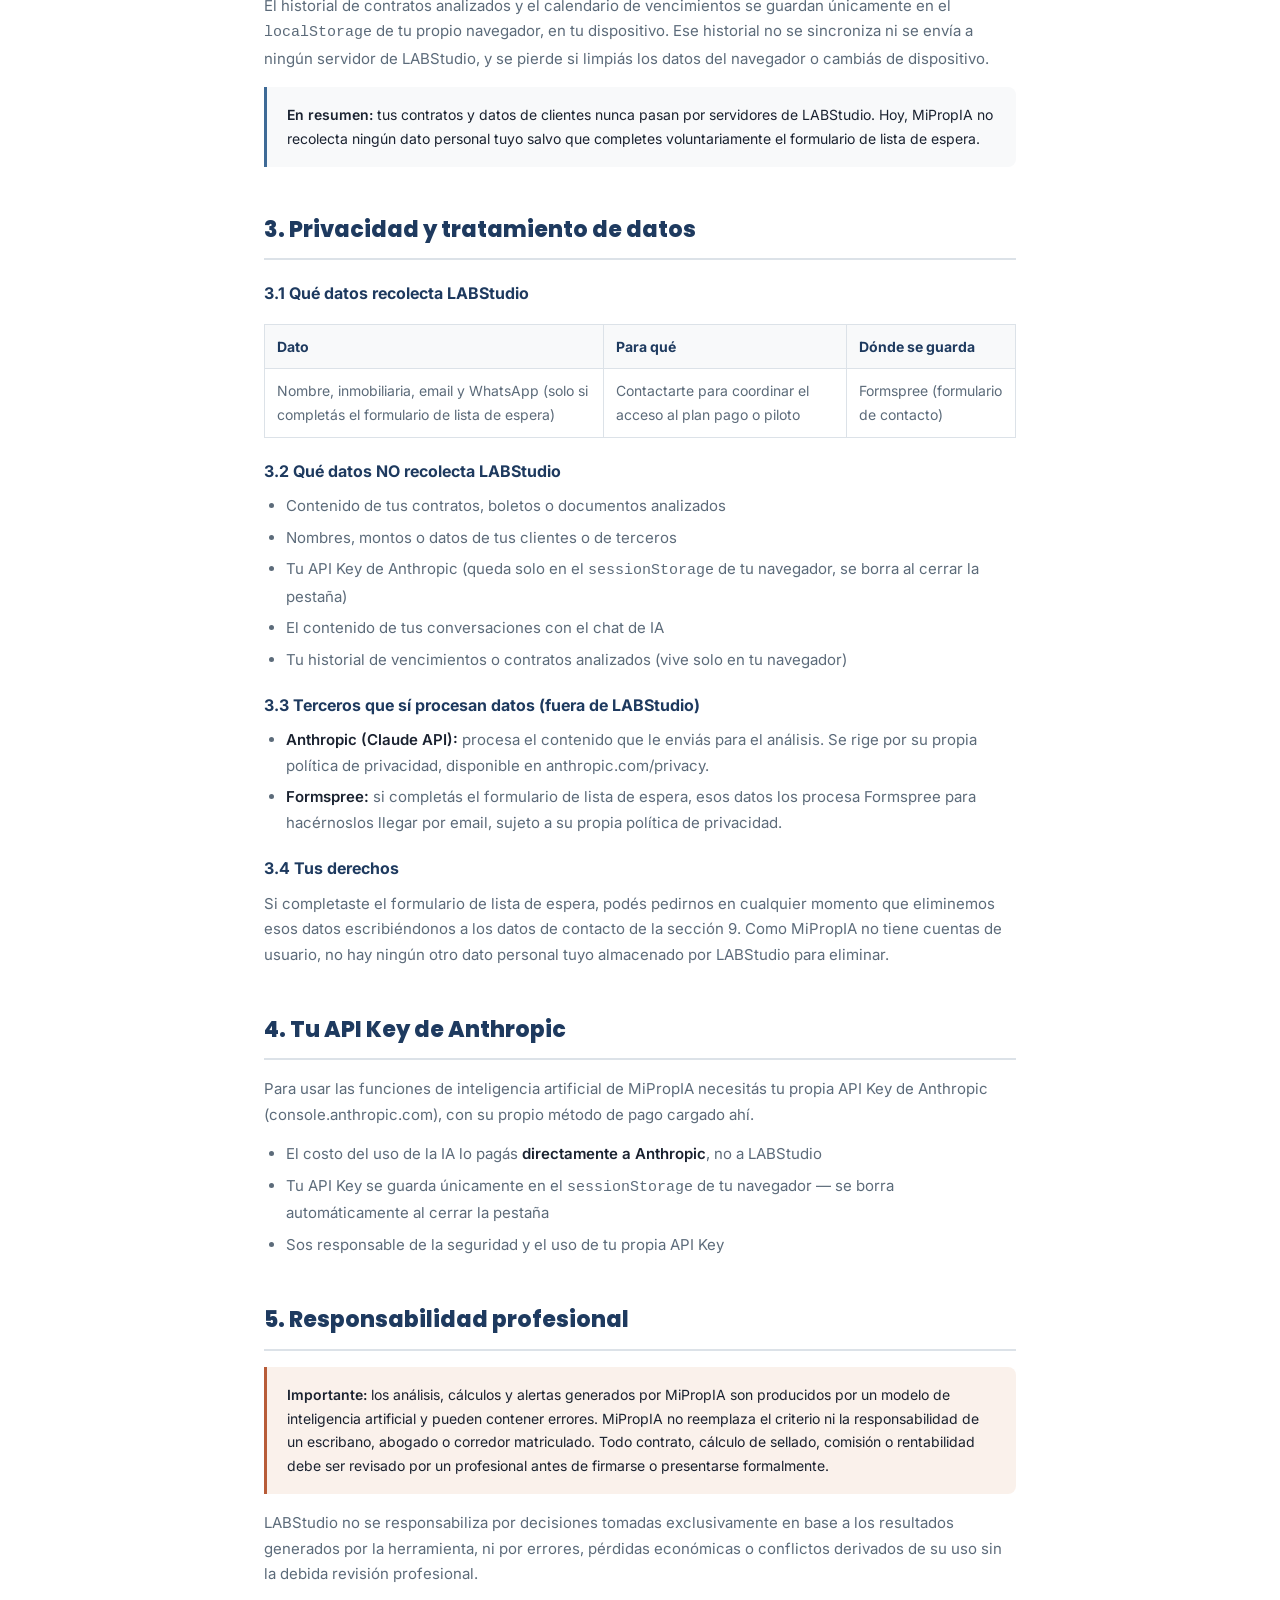
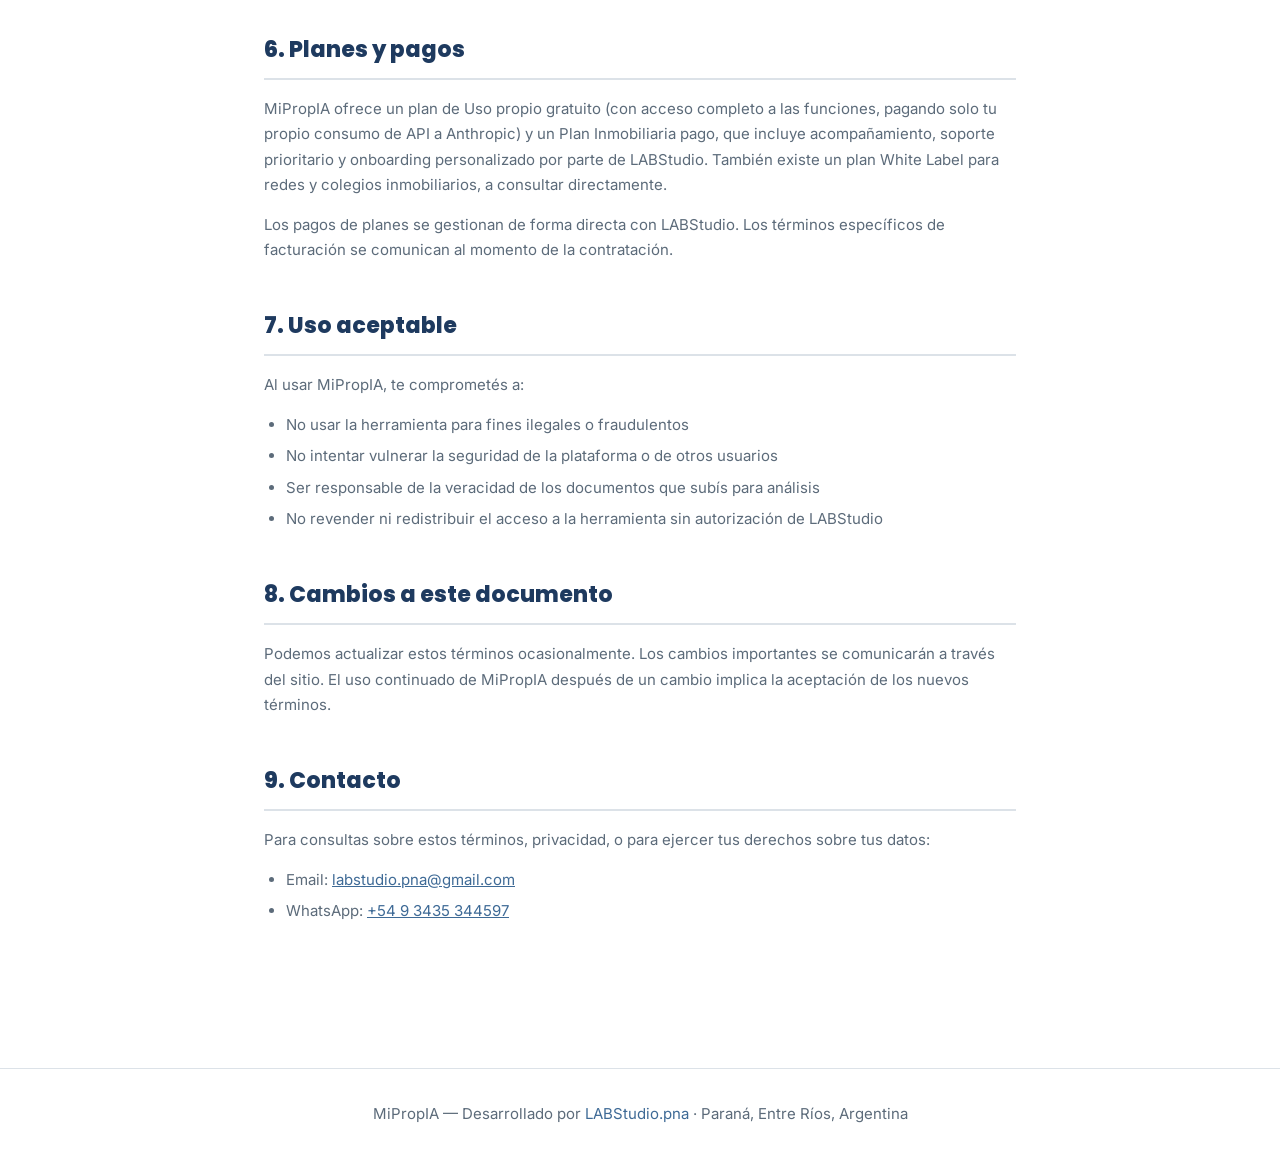
<file: terminos.html>
<!DOCTYPE html>
<html lang="es">
<head>
<meta charset="UTF-8">
<meta name="viewport" content="width=device-width, initial-scale=1.0">
<title>Términos y Privacidad — MiPropIA</title>
<meta name="description" content="Términos de uso y política de privacidad de MiPropIA, asistente inmobiliario con inteligencia artificial.">
<link rel="icon" type="image/png" sizes="32x32" href="favicon-32.png">
<link rel="icon" type="image/png" sizes="192x192" href="favicon-192.png">
<link rel="shortcut icon" href="favicon.ico">
<link href="https://fonts.googleapis.com/css2?family=Poppins:wght@600;700;800&family=Inter:wght@300;400;500;600;700&family=IBM+Plex+Mono:wght@400;500;600&display=swap" rel="stylesheet">
<style>
*,*::before,*::after{box-sizing:border-box;margin:0;padding:0}
:root{
  --brand:#1E3A5F;--brand-light:#3E6A96;--accent:#B85C38;
  --border:#DCE2E8;--text:#1A2230;--mid:#5C6B7A;--dim:#8FA6BE;
  --heading:#1E3A5F;
  --bg-page:#fff;--surface:#fff;--surface-2:#F8F9FA;
  --sans:'Inter',system-ui,sans-serif;
  --mono:'IBM Plex Mono',monospace;
}
[data-theme="dark"]{
  --border:rgba(255,255,255,.12);--text:#EDF1F5;--mid:#96A6B8;--dim:#6B7280;
  --heading:#EDF1F5;
  --bg-page:#0E1826;--surface:#182A3E;--surface-2:#152234;
}
body{font-family:var(--sans);color:var(--text);background:var(--bg-page);line-height:1.7;transition:background .2s,color .2s}

header{position:sticky;top:0;z-index:100;background:var(--bg-page);border-bottom:1px solid var(--border);padding:0 24px}
.nav{max-width:900px;margin:0 auto;height:64px;display:flex;align-items:center;justify-content:space-between}
.logo{font-family:'Poppins',sans-serif;font-weight:700;font-size:20px;color:var(--heading)}
.logo em{font-style:normal;color:var(--accent)}
.nav-links{display:flex;gap:20px;align-items:center}
.nav-links a{color:var(--mid);text-decoration:none;font-size:14px;font-weight:500}
.nav-links a:hover{color:var(--heading)}
#theme-toggle{background:var(--surface-2);border:1px solid var(--border);border-radius:8px;width:32px;height:32px;display:flex;align-items:center;justify-content:center;cursor:pointer;font-size:14px}

.container{max-width:800px;margin:0 auto;padding:60px 24px 100px}
h1{font-family:'Poppins',sans-serif;font-size:clamp(28px,4vw,40px);font-weight:800;color:var(--heading);margin-bottom:8px}
.subtitulo{color:var(--dim);font-size:14px;margin-bottom:48px}
.toc{background:var(--surface-2);border:1px solid var(--border);border-radius:12px;padding:24px;margin-bottom:48px}
.toc h3{font-size:14px;color:var(--heading);margin-bottom:12px;text-transform:uppercase;letter-spacing:.5px}
.toc ul{list-style:none;display:flex;flex-direction:column;gap:8px}
.toc a{color:var(--mid);text-decoration:none;font-size:14px}
.toc a:hover{color:var(--brand-light)}

section{margin-bottom:44px;scroll-margin-top:80px}
h2{font-family:'Poppins',sans-serif;font-size:22px;font-weight:800;color:var(--heading);margin-bottom:16px;padding-bottom:10px;border-bottom:2px solid var(--border)}
h3{font-size:16px;font-weight:700;color:var(--heading);margin:20px 0 8px}
p{color:var(--mid);margin-bottom:14px;font-size:15px}
ul,ol{color:var(--mid);margin:0 0 14px 22px;font-size:15px}
li{margin-bottom:6px}
strong{color:var(--text);font-weight:600}

.highlight{background:var(--surface-2);border-left:3px solid var(--brand-light);border-radius:0 8px 8px 0;padding:16px 20px;margin:16px 0}
.highlight p{margin:0;color:var(--text);font-size:14px}
.warning{background:rgba(201,123,61,.10);border-left:3px solid var(--accent);border-radius:0 8px 8px 0;padding:16px 20px;margin:16px 0}
.warning p{margin:0;color:var(--text);font-size:14px}

table{width:100%;border-collapse:collapse;margin:16px 0;font-size:14px}
th{background:var(--surface-2);color:var(--heading);text-align:left;padding:10px 12px;border:1px solid var(--border)}
td{padding:10px 12px;border:1px solid var(--border);color:var(--mid)}

footer{border-top:1px solid var(--border);padding:32px 24px;text-align:center;color:var(--dim);font-size:13px}
footer a{color:var(--brand-light);text-decoration:none}

@media(max-width:640px){
  .container{padding:40px 16px 60px}
  .nav-links a:not(.nav-cta){display:none}
}
</style>
</head>
<body>

<header>
  <div class="nav">
    <a href="index.html" class="logo">Mi Prop<em>IA</em></a>
    <div class="nav-links">
      <a href="index.html">← Volver a inicio</a>
      <a href="agente-inmobiliario.html">Ir al Agente</a>
      <button id="theme-toggle" onclick="toggleTheme()" title="Cambiar tema">🌙</button>
    </div>
  </div>
</header>

<div class="container">
  <h1>Términos de Uso y Política de Privacidad</h1>
  <p class="subtitulo">Última actualización: 16 de julio de 2026</p>

  <div class="toc">
    <h3>Contenido</h3>
    <ul>
      <li><a href="#que-es">1. Qué es MiPropIA</a></li>
      <li><a href="#como-funciona">2. Cómo funciona técnicamente (importante)</a></li>
      <li><a href="#privacidad">3. Privacidad y tratamiento de datos</a></li>
      <li><a href="#api-key">4. Tu API Key de Anthropic</a></li>
      <li><a href="#responsabilidad">5. Responsabilidad profesional</a></li>
      <li><a href="#planes">6. Planes y pagos</a></li>
      <li><a href="#uso-aceptable">7. Uso aceptable</a></li>
      <li><a href="#cambios">8. Cambios a este documento</a></li>
      <li><a href="#contacto">9. Contacto</a></li>
    </ul>
  </div>

  <section id="que-es">
    <h2>1. Qué es MiPropIA</h2>
    <p>MiPropIA es una herramienta desarrollada por <strong>LABStudio.pna</strong> (Paraná, Entre Ríos, Argentina) que utiliza inteligencia artificial para asistir a agentes y corredores inmobiliarios en Argentina: análisis de contratos de locación y boletos de compraventa, cálculo de sellado y comisiones, estimación de rentabilidad de inversión, y seguimiento de vencimientos contractuales.</p>
    <p>MiPropIA es una <strong>herramienta de asistencia</strong>, no un servicio de asesoría legal, contable o inmobiliaria profesional. Su uso no reemplaza la intervención de un escribano, abogado o profesional matriculado.</p>
  </section>

  <section id="como-funciona">
    <h2>2. Cómo funciona técnicamente</h2>
    <p>Es importante que entiendas la arquitectura de MiPropIA antes de usarlo, porque determina qué datos tuyos (y de tus clientes) pasan por dónde:</p>

    <h3>2.1 Sin cuenta, sin login</h3>
    <p>MiPropIA no requiere crear una cuenta ni iniciar sesión. Se accede directamente desde el navegador — <strong>LABStudio no recolecta ni almacena ningún dato de identificación tuyo</strong> por el solo hecho de usar la herramienta.</p>

    <h3>2.2 Análisis de documentos e IA</h3>
    <p>Cuando subís un contrato, una imagen o consultás al chat, esa información se envía <strong>directamente desde tu navegador a la API de Anthropic</strong> (la empresa que provee el modelo de inteligencia artificial), usando tu propia API Key personal. <strong>LABStudio no aloja ni tiene acceso a esos datos en ningún momento</strong> — no existe un servidor de LABStudio en el medio de ese flujo.</p>

    <h3>2.3 Almacenamiento de tus datos</h3>
    <p>El historial de contratos analizados y el calendario de vencimientos se guardan únicamente en el <code>localStorage</code> de tu propio navegador, en tu dispositivo. Ese historial no se sincroniza ni se envía a ningún servidor de LABStudio, y se pierde si limpiás los datos del navegador o cambiás de dispositivo.</p>

    <div class="highlight">
      <p><strong>En resumen:</strong> tus contratos y datos de clientes nunca pasan por servidores de LABStudio. Hoy, MiPropIA no recolecta ningún dato personal tuyo salvo que completes voluntariamente el formulario de lista de espera.</p>
    </div>
  </section>

  <section id="privacidad">
    <h2>3. Privacidad y tratamiento de datos</h2>

    <h3>3.1 Qué datos recolecta LABStudio</h3>
    <table>
      <tr><th>Dato</th><th>Para qué</th><th>Dónde se guarda</th></tr>
      <tr><td>Nombre, inmobiliaria, email y WhatsApp (solo si completás el formulario de lista de espera)</td><td>Contactarte para coordinar el acceso al plan pago o piloto</td><td>Formspree (formulario de contacto)</td></tr>
    </table>

    <h3>3.2 Qué datos NO recolecta LABStudio</h3>
    <ul>
      <li>Contenido de tus contratos, boletos o documentos analizados</li>
      <li>Nombres, montos o datos de tus clientes o de terceros</li>
      <li>Tu API Key de Anthropic (queda solo en el <code>sessionStorage</code> de tu navegador, se borra al cerrar la pestaña)</li>
      <li>El contenido de tus conversaciones con el chat de IA</li>
      <li>Tu historial de vencimientos o contratos analizados (vive solo en tu navegador)</li>
    </ul>

    <h3>3.3 Terceros que sí procesan datos (fuera de LABStudio)</h3>
    <ul>
      <li><strong>Anthropic (Claude API):</strong> procesa el contenido que le enviás para el análisis. Se rige por su propia política de privacidad, disponible en anthropic.com/privacy.</li>
      <li><strong>Formspree:</strong> si completás el formulario de lista de espera, esos datos los procesa Formspree para hacérnoslos llegar por email, sujeto a su propia política de privacidad.</li>
    </ul>

    <h3>3.4 Tus derechos</h3>
    <p>Si completaste el formulario de lista de espera, podés pedirnos en cualquier momento que eliminemos esos datos escribiéndonos a los datos de contacto de la sección 9. Como MiPropIA no tiene cuentas de usuario, no hay ningún otro dato personal tuyo almacenado por LABStudio para eliminar.</p>
  </section>

  <section id="api-key">
    <h2>4. Tu API Key de Anthropic</h2>
    <p>Para usar las funciones de inteligencia artificial de MiPropIA necesitás tu propia API Key de Anthropic (console.anthropic.com), con su propio método de pago cargado ahí.</p>
    <ul>
      <li>El costo del uso de la IA lo pagás <strong>directamente a Anthropic</strong>, no a LABStudio</li>
      <li>Tu API Key se guarda únicamente en el <code>sessionStorage</code> de tu navegador — se borra automáticamente al cerrar la pestaña</li>
      <li>Sos responsable de la seguridad y el uso de tu propia API Key</li>
    </ul>
  </section>

  <section id="responsabilidad">
    <h2>5. Responsabilidad profesional</h2>
    <div class="warning">
      <p><strong>Importante:</strong> los análisis, cálculos y alertas generados por MiPropIA son producidos por un modelo de inteligencia artificial y pueden contener errores. MiPropIA no reemplaza el criterio ni la responsabilidad de un escribano, abogado o corredor matriculado. Todo contrato, cálculo de sellado, comisión o rentabilidad debe ser revisado por un profesional antes de firmarse o presentarse formalmente.</p>
    </div>
    <p>LABStudio no se responsabiliza por decisiones tomadas exclusivamente en base a los resultados generados por la herramienta, ni por errores, pérdidas económicas o conflictos derivados de su uso sin la debida revisión profesional.</p>
  </section>

  <section id="planes">
    <h2>6. Planes y pagos</h2>
    <p>MiPropIA ofrece un plan de Uso propio gratuito (con acceso completo a las funciones, pagando solo tu propio consumo de API a Anthropic) y un Plan Inmobiliaria pago, que incluye acompañamiento, soporte prioritario y onboarding personalizado por parte de LABStudio. También existe un plan White Label para redes y colegios inmobiliarios, a consultar directamente.</p>
    <p>Los pagos de planes se gestionan de forma directa con LABStudio. Los términos específicos de facturación se comunican al momento de la contratación.</p>
  </section>

  <section id="uso-aceptable">
    <h2>7. Uso aceptable</h2>
    <p>Al usar MiPropIA, te comprometés a:</p>
    <ul>
      <li>No usar la herramienta para fines ilegales o fraudulentos</li>
      <li>No intentar vulnerar la seguridad de la plataforma o de otros usuarios</li>
      <li>Ser responsable de la veracidad de los documentos que subís para análisis</li>
      <li>No revender ni redistribuir el acceso a la herramienta sin autorización de LABStudio</li>
    </ul>
  </section>

  <section id="cambios">
    <h2>8. Cambios a este documento</h2>
    <p>Podemos actualizar estos términos ocasionalmente. Los cambios importantes se comunicarán a través del sitio. El uso continuado de MiPropIA después de un cambio implica la aceptación de los nuevos términos.</p>
  </section>

  <section id="contacto">
    <h2>9. Contacto</h2>
    <p>Para consultas sobre estos términos, privacidad, o para ejercer tus derechos sobre tus datos:</p>
    <ul>
      <li>Email: <a href="mailto:labstudio.pna@gmail.com" style="color:var(--brand-light)">labstudio.pna@gmail.com</a></li>
      <li>WhatsApp: <a href="https://wa.me/5493435344597" style="color:var(--brand-light)">+54 9 3435 344597</a></li>
    </ul>
  </section>
</div>

<footer>
  <p>MiPropIA — Desarrollado por <a href="https://labstudiopna.github.io" target="_blank">LABStudio.pna</a> · Paraná, Entre Ríos, Argentina</p>
</footer>

<script>
  (function() {
    const savedTheme = localStorage.getItem('mipropia_theme') || 'light';
    if (savedTheme === 'dark') document.documentElement.setAttribute('data-theme', 'dark');
  })();
  function applyTheme(theme) {
    if (theme === 'dark') document.documentElement.setAttribute('data-theme', 'dark');
    else document.documentElement.removeAttribute('data-theme');
    const btn = document.getElementById('theme-toggle');
    if (btn) btn.textContent = theme === 'dark' ? '☀️' : '🌙';
  }
  function toggleTheme() {
    const current = document.documentElement.getAttribute('data-theme') === 'dark' ? 'dark' : 'light';
    const next = current === 'dark' ? 'light' : 'dark';
    localStorage.setItem('mipropia_theme', next);
    applyTheme(next);
  }
  document.addEventListener('DOMContentLoaded', () => {
    applyTheme(localStorage.getItem('mipropia_theme') || 'light');
  });
</script>

</body>
</html>
</file>
<file: bento.css>
*,*::before,*::after{box-sizing:border-box;margin:0;padding:0}
html{scroll-behavior:smooth}
body{font-family:var(--sans);color:var(--text);background:var(--bg);line-height:1.6;-webkit-font-smoothing:antialiased}
a{color:inherit}
.container{max-width:1180px;margin:0 auto;padding:0 32px}
.icon{width:20px;height:20px;display:inline-block;vertical-align:middle}
.icon svg{width:100%;height:100%}

/* NAV */
nav{position:sticky;top:0;z-index:100;background:rgba(10,16,28,.86);backdrop-filter:blur(14px);border-bottom:3px solid var(--brand);padding:0 32px;height:66px;display:flex;align-items:center;justify-content:space-between}
.logo{display:flex;align-items:center;gap:10px;text-decoration:none}
.logo img{width:34px;height:34px;border-radius:9px}
.logo-name{font-family:var(--serif);font-size:21px;font-weight:700;color:#fff}
.logo-name em{font-style:italic;color:var(--brand-soft)}
.nav-links{display:flex;align-items:center;gap:30px;list-style:none}
.nav-links a{font-size:14px;font-weight:500;color:var(--mid);text-decoration:none;transition:color .2s}
.nav-links a:hover{color:#fff}
.nav-cta{background:linear-gradient(135deg,var(--brand),var(--brand-2));color:#fff!important;padding:10px 22px;border-radius:9px;font-weight:600;font-size:14px;box-shadow:0 4px 18px color-mix(in srgb, var(--brand) 30%, transparent);transition:all .2s!important;white-space:nowrap}
.nav-cta:hover{transform:translateY(-2px);box-shadow:0 8px 26px color-mix(in srgb, var(--brand) 40%, transparent)!important}
.hamburger{display:none;flex-direction:column;gap:5px;background:none;border:none;cursor:pointer;padding:8px}
.hamburger span{width:22px;height:2px;background:#fff;border-radius:2px;transition:all .3s}
.hamburger.active span:nth-child(1){transform:rotate(45deg) translate(6px,6px)}
.hamburger.active span:nth-child(2){opacity:0}
.hamburger.active span:nth-child(3){transform:rotate(-45deg) translate(6px,-6px)}
.mobile-menu{display:none;position:fixed;top:66px;left:0;right:0;bottom:0;background:var(--bg);border-top:1px solid var(--border);flex-direction:column;padding:16px;z-index:150;overflow-y:auto}
.mobile-menu.active{display:flex}
.mobile-menu a{padding:14px 12px;color:var(--mid);text-decoration:none;font-weight:500;border-bottom:1px solid var(--border-soft)}
.mobile-menu .nav-cta{margin:14px 12px;text-align:center}

/* BUTTONS */
.btn{display:inline-flex;align-items:center;gap:8px;padding:13px 24px;border-radius:11px;font-weight:600;font-size:14.5px;text-decoration:none;transition:all .2s;border:none;cursor:pointer;font-family:var(--sans)}
.btn-primary{background:linear-gradient(135deg,var(--brand),var(--brand-2));color:#fff;box-shadow:0 4px 20px color-mix(in srgb, var(--brand) 32%, transparent)}
.btn-primary:hover{transform:translateY(-2px);box-shadow:0 10px 28px color-mix(in srgb, var(--brand) 42%, transparent)}
.btn-ghost{background:rgba(255,255,255,.03);color:#fff;border:1px solid var(--border)}
.btn-ghost:hover{background:rgba(255,255,255,.06);border-color:#33445e}

/* HERO */
.hero{position:relative;padding:76px 0 60px;overflow:hidden}
.hero-glow{position:absolute;top:-160px;right:-140px;width:520px;height:520px;background:radial-gradient(circle,color-mix(in srgb, var(--brand-2) 28%, transparent),transparent 70%);border-radius:50%;pointer-events:none}
.hero-glow-2{position:absolute;bottom:-120px;left:-120px;width:420px;height:420px;background:radial-gradient(circle,color-mix(in srgb, var(--brand) 22%, transparent),transparent 70%);pointer-events:none}
.hero-grid{position:relative;z-index:1;display:grid;grid-template-columns:1fr 1fr;gap:48px;align-items:center}
.pill{display:inline-flex;align-items:center;gap:8px;background:color-mix(in srgb, var(--brand) 10%, transparent);border:1px solid color-mix(in srgb, var(--brand) 35%, transparent);color:var(--brand-soft);font-size:12.5px;font-weight:600;padding:7px 16px;border-radius:999px;margin-bottom:22px}
.pill .dot{width:7px;height:7px;background:var(--brand-soft);border-radius:50%;animation:pulse 2s infinite}
@keyframes pulse{0%,100%{opacity:1}50%{opacity:.3}}
.hero h1{font-family:var(--serif);font-size:clamp(32px,4vw,46px);font-weight:700;line-height:1.14;margin-bottom:18px;color:#fff}
.hero h1 em{font-style:italic;color:var(--brand-soft)}
.hero p.lead{font-size:16.5px;color:var(--mid);max-width:460px;line-height:1.7;margin-bottom:28px}
.hero-cta{display:flex;gap:12px;flex-wrap:wrap;margin-bottom:34px}
.hero-stats{display:flex;gap:30px;flex-wrap:wrap}
.hstat b{display:block;font-family:var(--serif);font-size:24px;font-weight:700;color:#fff}
.hstat span{font-size:12px;color:var(--dim)}

/* HERO BENTO DEMO */
.hero-bento{display:grid;grid-template-columns:1.3fr 1fr 1fr;gap:12px;position:relative;z-index:1}
.hb-tile{background:var(--bg-2);border:1px solid var(--border);border-radius:14px;padding:16px;transition:transform .12s ease,box-shadow .12s ease,border-color .12s ease;position:relative;overflow:hidden}
.hb-tile::before{content:"";position:absolute;inset:0;border-radius:inherit;background:radial-gradient(180px circle at var(--mx,50%) var(--my,50%),rgba(96,165,250,.16),transparent 60%);opacity:0;transition:opacity .2s ease;pointer-events:none}
.hb-tile:hover::before{opacity:1}
.hb-tile:hover{border-color:#2c3c56;box-shadow:0 14px 30px rgba(0,0,0,.35)}
.hb-tag{font-size:10px;font-family:var(--mono);color:var(--dim);letter-spacing:.06em;margin-bottom:10px;text-transform:uppercase}
.hb-chat-u{background:var(--bg-3);border-radius:9px;padding:9px 12px;font-size:12px;color:#C9D3DC;margin-bottom:7px}
.hb-chat-a{background:color-mix(in srgb, var(--brand) 10%, transparent);border:1px solid color-mix(in srgb, var(--brand) 25%, transparent);border-radius:9px;padding:9px 12px;font-size:12px;color:var(--brand-soft)}
.hb-big{font-size:23px;font-weight:700;color:var(--brand-2-soft);font-family:var(--serif)}
.hb-big.g{color:var(--brand-soft)}
.hb-lbl{font-size:10.5px;color:var(--dim);margin-top:2px}
.hb-wide{grid-column:span 2}
.hb-badges{display:flex;gap:6px;margin-top:8px;flex-wrap:wrap}
.hb-badge{font-size:10px;padding:3px 9px;border-radius:999px;font-weight:600}
.hb-badge.r{background:rgba(248,113,113,.15);color:var(--red)}
.hb-badge.a{background:rgba(245,158,11,.15);color:var(--amber)}
.hb-badge.g{background:color-mix(in srgb, var(--ok) 15%, transparent);color:var(--ok-soft)}

/* SECTION HEAD */
section{padding:80px 0}
.section-head{max-width:620px;margin:0 auto 50px;text-align:center}
.eyebrow{display:block;font-size:11px;font-weight:700;letter-spacing:.2em;text-transform:uppercase;color:var(--brand-soft);margin-bottom:12px}
.section-head h2{font-family:var(--serif);font-size:clamp(26px,3.2vw,38px);font-weight:700;color:#fff;margin-bottom:12px;line-height:1.25}
.section-head p{font-size:15.5px;color:var(--mid);line-height:1.7}

/* TRUST STRIP */
.trust{background:var(--bg-soft);border-top:1px solid var(--border-soft);border-bottom:1px solid var(--border-soft);padding:38px 0}
.trust-grid{display:grid;grid-template-columns:repeat(4,1fr);gap:24px;text-align:center}
.tstat b{display:block;font-family:var(--serif);font-size:30px;font-weight:700;color:#fff}
.tstat b em{color:var(--brand-soft);font-style:normal}
.tstat span{font-size:12px;color:var(--dim)}

/* BENTO FEATURES */
.bento-grid{display:grid;grid-template-columns:repeat(4,1fr);grid-auto-rows:minmax(150px,auto);gap:14px}
.bento{background:var(--bg-2);border:1px solid var(--border);border-radius:var(--radius);padding:24px;position:relative;overflow:hidden;transition:transform .12s ease,box-shadow .12s ease,border-color .12s ease}
.bento::before{content:"";position:absolute;inset:0;border-radius:inherit;background:radial-gradient(220px circle at var(--mx,50%) var(--my,50%),rgba(255,255,255,.05),transparent 60%);opacity:0;transition:opacity .25s ease;pointer-events:none}
.bento:hover::before{opacity:1}
.bento:hover{border-color:#2c3c56;box-shadow:0 16px 36px rgba(0,0,0,.35)}
.bento .icon-wrap{width:42px;height:42px;border-radius:11px;background:color-mix(in srgb, var(--brand) 12%, transparent);color:var(--brand-soft);display:flex;align-items:center;justify-content:center;margin-bottom:16px}
.bento h3{font-family:var(--serif);font-size:17px;font-weight:700;color:#fff;margin-bottom:8px}
.bento p{font-size:13.5px;color:var(--mid);line-height:1.6}
.bento .badge-new{position:absolute;top:18px;right:18px;font-size:10px;font-weight:700;background:rgba(245,158,11,.15);color:var(--amber);padding:3px 9px;border-radius:999px;letter-spacing:.03em}
.b-2x2{grid-column:span 2;grid-row:span 2}
.b-2x1{grid-column:span 2}
.b-1x1{grid-column:span 1}
.bento-hero-visual{margin-top:16px;background:var(--bg-3);border:1px solid var(--border-soft);border-radius:11px;padding:14px;font-size:12px}
.bhv-row{display:flex;justify-content:space-between;padding:5px 0;color:var(--mid);border-bottom:1px dashed var(--border-soft)}
.bhv-row:last-child{border:none}
.bhv-row b{color:var(--brand-soft);font-family:var(--mono);font-weight:600}
.bento-chat-visual{margin-top:14px}

/* INCLUDED LIST */
.included{margin-top:44px;background:var(--bg-soft);border:1px solid var(--border-soft);border-radius:var(--radius);padding:32px}
.included-head{display:flex;align-items:center;justify-content:space-between;margin-bottom:22px;flex-wrap:wrap;gap:10px}
.included-head h4{font-family:var(--serif);font-size:17px;color:#fff;font-weight:700}
.included-head span{font-size:12.5px;color:var(--dim)}
.included-grid{display:grid;grid-template-columns:repeat(2,1fr);gap:10px 24px}
.inc-item{display:flex;align-items:center;gap:10px;font-size:13.5px;color:var(--mid);padding:8px 0;border-bottom:1px solid var(--border-soft)}
.inc-item .icon{color:var(--brand-soft);flex-shrink:0}
.inc-item b{color:#fff;font-weight:600}

/* STEPS */
.steps-wrap{max-width:800px;margin:0 auto;position:relative}
.steps-wrap::before{content:"";position:absolute;left:27px;top:30px;bottom:30px;width:2px;background:linear-gradient(to bottom,var(--brand-2),var(--brand))}
.step{display:flex;gap:26px;padding:24px 0;position:relative}
.stepn{width:54px;height:54px;border-radius:50%;background:var(--bg-2);border:2px solid var(--brand);color:var(--brand-soft);font-family:var(--serif);font-size:20px;font-weight:700;display:flex;align-items:center;justify-content:center;flex-shrink:0;z-index:1}
.stept{font-family:var(--serif);font-size:19px;font-weight:700;color:#fff;margin-bottom:6px}
.stepd{font-size:14px;color:var(--mid);line-height:1.65;max-width:480px}
.stag{display:inline-block;background:color-mix(in srgb, var(--brand) 12%, transparent);color:var(--brand-soft);font-size:11px;font-weight:600;padding:3px 11px;border-radius:999px;margin-top:9px}

/* PRICING */
.pgrid{max-width:900px;margin:0 auto;display:grid;grid-template-columns:1fr 1fr;gap:20px;align-items:stretch}
.plan{background:var(--bg-2);border:1px solid var(--border);border-radius:20px;padding:32px 28px;display:flex;flex-direction:column;position:relative;transition:transform .2s ease}
.plan.feat{border-color:var(--brand);box-shadow:0 0 0 1px color-mix(in srgb, var(--brand) 30%, transparent),0 20px 50px color-mix(in srgb, var(--brand) 12%, transparent)}
.plan-badge{position:absolute;top:-13px;left:28px;background:var(--brand);color:#062318;font-size:10.5px;font-weight:700;padding:4px 14px;border-radius:999px;letter-spacing:.03em}
.plan h3{font-size:12.5px;text-transform:uppercase;letter-spacing:.12em;color:var(--dim);font-weight:700;margin-bottom:12px}
.plan .price{font-family:var(--serif);font-size:38px;font-weight:700;color:#fff;margin-bottom:4px}
.plan .price small{font-size:14px;color:var(--dim);font-weight:400;font-family:var(--sans)}
.plan .period{font-size:12.5px;color:var(--dim);margin-bottom:22px}
.plan ul{list-style:none;flex:1;margin-bottom:26px;display:flex;flex-direction:column;gap:10px}
.plan li{font-size:13.5px;color:var(--mid);display:flex;gap:9px;align-items:flex-start}
.plan li .icon{color:var(--brand-soft);flex-shrink:0;margin-top:1px}

/* COMPARISON TABLE */
.compare-wrap{max-width:860px;margin:0 auto;background:var(--bg-2);border:1px solid var(--border);border-radius:var(--radius);overflow:hidden}
table.compare{width:100%;border-collapse:collapse;font-size:13.5px}
table.compare th{padding:16px 20px;text-align:left;background:var(--bg-soft);font-weight:700}
table.compare th:first-child{color:var(--mid);font-family:var(--sans);font-weight:600}
table.compare th:nth-child(2){color:var(--brand-soft)}
table.compare th:nth-child(3){color:var(--dim)}
table.compare td{padding:14px 20px;color:var(--mid);border-top:1px solid var(--border-soft)}
table.compare td:first-child{color:#fff;font-weight:600}
table.compare td strong{color:var(--brand-soft)}

/* FAQ */
.faq-wrap{max-width:760px;margin:0 auto}
.faqitem{border:1px solid var(--border);border-radius:12px;margin-bottom:12px;overflow:hidden;transition:border-color .2s}
.faqitem.open{border-color:var(--brand)}
.faqq{padding:19px 22px;cursor:pointer;display:flex;justify-content:space-between;align-items:center;font-weight:600;color:#fff;font-size:14.5px;user-select:none}
.faqico{font-size:20px;font-weight:300;color:var(--brand-soft);transition:transform .2s}
.faqitem.open .faqico{transform:rotate(45deg)}
.faqa{padding:0 22px;max-height:0;overflow:hidden;transition:all .3s;color:var(--mid);font-size:13.5px;line-height:1.7}
.faqitem.open .faqa{padding:0 22px 20px;max-height:300px}

/* CTA FINAL */
.cta-final{background:linear-gradient(135deg,#0D1F3D,#0A2E28);border:1px solid var(--border);border-radius:24px;padding:56px 40px;text-align:center;position:relative;overflow:hidden}
.cta-final::before{content:"";position:absolute;top:-100px;left:50%;transform:translateX(-50%);width:500px;height:300px;background:radial-gradient(ellipse,color-mix(in srgb, var(--brand) 20%, transparent),transparent 70%);pointer-events:none}
.cta-final h2{font-family:var(--serif);font-size:clamp(26px,3.5vw,38px);color:#fff;margin-bottom:12px;position:relative}
.cta-final p{color:var(--mid);max-width:460px;margin:0 auto 26px;position:relative}
.cta-final .hero-cta{justify-content:center;margin-bottom:0;position:relative}
.cta-note{font-size:12.5px;color:var(--dim);margin-top:22px;position:relative}

/* CONTACT */
.contact-wrap{max-width:560px;margin:0 auto}
.cform{display:flex;flex-direction:column;gap:16px;margin-top:36px}
.cfield label{display:block;font-size:12.5px;font-weight:600;color:var(--mid);margin-bottom:7px}
.cfield input,.cfield textarea{width:100%;background:var(--bg-2);border:1px solid var(--border);border-radius:11px;padding:12px 15px;font-size:14.5px;color:#fff;font-family:var(--sans)}
.cfield input:focus,.cfield textarea:focus{outline:none;border-color:var(--brand)}
.cfield textarea{min-height:100px;resize:vertical}
.cform-submit{background:linear-gradient(135deg,var(--brand),var(--brand-2));color:#fff;border:none;padding:14px;border-radius:11px;font-weight:600;font-size:14.5px;cursor:pointer}
.cform-status{font-size:13.5px;padding:12px;border-radius:9px;text-align:center;display:none}
.cform-status.show{display:block}
.cform-status.ok{background:color-mix(in srgb, var(--brand) 12%, transparent);color:var(--brand-soft)}
.cform-status.err{background:rgba(248,113,113,.12);color:var(--red)}

/* FOOTER */
footer.site{border-top:1px solid var(--border-soft);padding:52px 0 30px;background:var(--bg-soft)}
.foot-grid{display:grid;grid-template-columns:2fr 1fr 1fr;gap:36px;padding-bottom:32px;border-bottom:1px solid var(--border-soft);margin-bottom:22px}
.foot-brand .logo-name{font-size:22px}
.foot-brand p{font-size:13px;color:var(--dim);line-height:1.65;margin-top:12px;max-width:300px}
.foot-links b{color:#fff;font-size:13px;display:block;margin-bottom:14px}
.foot-links a{display:block;color:var(--mid);text-decoration:none;font-size:13px;margin-bottom:10px}
.foot-links a:hover{color:var(--brand-soft)}
.foot-bottom{display:flex;justify-content:space-between;flex-wrap:wrap;gap:8px;font-size:12px;color:var(--dim)}
.foot-bottom a{color:var(--brand-soft);text-decoration:none}

@media(max-width:920px){
  .hero-grid{grid-template-columns:1fr}
  .hero-bento{margin-top:10px}
  .bento-grid{grid-template-columns:repeat(2,1fr)}
  .b-2x2,.b-2x1{grid-column:span 2}
  .trust-grid{grid-template-columns:repeat(2,1fr);gap:20px}
  .pgrid{grid-template-columns:1fr}
  .foot-grid{grid-template-columns:1fr;text-align:left}
  .included-grid{grid-template-columns:1fr}
}
@media(max-width:768px){
  .nav-links{display:none}
  .hamburger{display:flex}
  nav{padding:0 18px;height:58px}
}
@media(max-width:640px){
  .container{padding:0 18px}
  .hero{padding:44px 0 36px}
  .hero-bento{grid-template-columns:1fr 1fr}
  .hb-wide{grid-column:span 2}
  section{padding:56px 0}
  .bento-grid{grid-template-columns:1fr}
  .b-2x2,.b-2x1,.b-1x1{grid-column:span 1}
  .hero-cta{flex-direction:column;align-items:stretch}
  .hero-cta .btn{width:100%;justify-content:center}
  .trust-grid{grid-template-columns:1fr 1fr}
  table.compare{font-size:12px}
  table.compare th,table.compare td{padding:11px 12px}
}
</file>
<file: style.css>
@import url('https://fonts.googleapis.com/css2?family=Playfair+Display:ital,wght@0,500;0,600;0,700;1,500;1,600&family=Inter:wght@400;500;600;700&display=swap');

:root{
  --brand:#1E3A5F;
  --brand-dark:#12253D;
  --brand-light:#3E6A96;
  --accent:#B85C38;
  --accent-light:#D68A5C;
  --bg:#F9FAFB;
  --bg-alt:#EDF1F5;
  --card:#FFFFFF;
  --text:#1A2230;
  --text-muted:#5C6B7A;
  --border:#DCE2E8;
  --shadow: 0 2px 6px rgba(18,37,61,0.05), 0 14px 34px rgba(18,37,61,0.09);
  --radius: 16px;
  --serif:'Playfair Display',Georgia,serif;
  --sans:'Inter','Segoe UI',system-ui,-apple-system,sans-serif;
}
[data-theme="dark"]{
  --bg:#0E1826;
  --bg-alt:#152234;
  --card:#182A3E;
  --text:#EDF1F5;
  --text-muted:#96A6B8;
  --border:#25384E;
  --shadow: 0 2px 6px rgba(0,0,0,0.25), 0 14px 34px rgba(0,0,0,0.4);
}
*{box-sizing:border-box;}
html{scroll-behavior:smooth;-webkit-text-size-adjust:100%;text-size-adjust:100%;}
html,body{max-width:100%;overflow-x:hidden;}
body{
  margin:0;
  font-family:var(--sans);
  background:var(--bg);
  color:var(--text);
  transition:background .25s ease,color .25s ease;
  line-height:1.6;
  -webkit-font-smoothing:antialiased;
}
img{max-width:100%;height:auto;}
h1,h2,h3,h4{
  font-family:var(--serif);
  font-weight:600;
  color:var(--text);
  margin:0 0 .5em;
  line-height:1.18;
  letter-spacing:-.01em;
}
a{color:inherit;text-decoration:none;}
.container{max-width:1140px;margin:0 auto;padding:0 24px;}
.muted{color:var(--text-muted);}

/* Header */
header.site{
  position:sticky;top:0;z-index:50;
  background:color-mix(in srgb, var(--bg) 90%, transparent);
  backdrop-filter:blur(12px);
  border-bottom:1px solid color-mix(in srgb, var(--border) 70%, transparent);
}
.nav{display:flex;align-items:center;justify-content:space-between;padding:15px 24px;max-width:1140px;margin:0 auto;gap:10px;}
.brand{display:flex;align-items:center;gap:11px;font-weight:600;font-size:21px;font-family:var(--serif);letter-spacing:-.01em;}
.brand img{width:34px;height:34px;border-radius:10px;box-shadow:0 3px 8px rgba(18,37,61,.18);}
.brand .ia{color:var(--accent);font-style:italic;}
.navlinks{display:flex;gap:30px;align-items:center;}
.navlinks a{font-size:14px;color:var(--text-muted);font-weight:500;transition:color .15s ease;}
.navlinks a:hover{color:var(--brand);}
.nav-actions{display:flex;gap:10px;align-items:center;}
.mobile-only-cta{display:none;}
.hamburger{display:none;background:none;border:1px solid var(--border);border-radius:10px;width:38px;height:38px;cursor:pointer;font-size:18px;color:var(--text);}
.btn{
  display:inline-flex;align-items:center;justify-content:center;gap:8px;
  padding:12px 24px;border-radius:12px;font-weight:600;font-size:14px;
  cursor:pointer;border:none;font-family:var(--sans);letter-spacing:.01em;
  transition:transform .18s ease, box-shadow .18s ease, background .18s ease;
}
.btn-primary{background:var(--brand);color:#fff;box-shadow:0 3px 8px rgba(30,58,95,.22), 0 10px 24px rgba(30,58,95,.26);}
.btn-primary:hover{transform:translateY(-2px);box-shadow:0 5px 12px rgba(30,58,95,.25), 0 16px 34px rgba(30,58,95,.32);background:#264A78;}
.btn-accent{background:var(--accent);color:#fff;box-shadow:0 3px 8px rgba(184,92,56,.22), 0 10px 24px rgba(184,92,56,.28);}
.btn-accent:hover{transform:translateY(-2px);}
.btn-ghost{background:transparent;color:var(--brand);border:1px solid color-mix(in srgb, var(--brand) 32%, transparent);}
.btn-ghost:hover{background:color-mix(in srgb, var(--brand) 6%, transparent);}
.theme-toggle{background:none;border:1px solid var(--border);width:38px;height:38px;border-radius:50%;cursor:pointer;font-size:16px;}

/* Hero */
.hero{padding:92px 0 68px;background:linear-gradient(180deg,var(--bg) 0%,var(--bg-alt) 130%);}
.hero-grid{display:grid;grid-template-columns:1.05fr .95fr;gap:56px;align-items:center;}
.pill{display:inline-flex;align-items:center;gap:8px;background:var(--card);border:1px solid var(--border);padding:7px 16px;border-radius:999px;font-size:12.5px;color:var(--brand);font-weight:600;letter-spacing:.02em;margin-bottom:20px;box-shadow:0 2px 6px rgba(18,37,61,.05);}
.hero h1{font-size:52px;letter-spacing:-.02em;}
.hero h1 span{color:var(--accent);font-style:italic;}
.hero p.lead{font-size:18px;color:var(--text-muted);max-width:520px;margin-bottom:30px;line-height:1.65;}
.hero-cta{display:flex;gap:14px;flex-wrap:wrap;margin-bottom:26px;}
.hero-stats{display:flex;gap:34px;margin-top:34px;flex-wrap:wrap;}
.stat b{display:block;font-size:27px;font-family:var(--serif);font-weight:600;color:var(--brand);}
.stat span{font-size:12.5px;color:var(--text-muted);letter-spacing:.02em;}

.mock{
  background:var(--card);border:1px solid var(--border);border-radius:20px;box-shadow:var(--shadow);
  overflow:hidden;
}
.mock-head{display:flex;align-items:center;gap:8px;padding:14px 18px;border-bottom:1px solid var(--border);background:var(--bg-alt);font-size:13px;color:var(--text-muted);}
.dot{width:9px;height:9px;border-radius:50%;background:var(--border);}
.mock-body{padding:22px;font-size:14.5px;}
.msg{max-width:80%;padding:13px 16px;border-radius:16px;margin-bottom:12px;line-height:1.55;}
.msg.user{background:var(--bg-alt);margin-left:auto;border-bottom-right-radius:5px;}
.msg.bot{background:var(--brand);color:#fff;border-bottom-left-radius:5px;}
.msg.bot b{color:var(--accent-light);}
.mock-result{margin-top:14px;background:var(--bg-alt);border:1px dashed var(--border);border-radius:12px;padding:12px 14px;font-size:13px;color:var(--text-muted);}

/* Sections */
section{padding:76px 0;}
.section-head{max-width:640px;margin:0 auto 48px;text-align:center;}
.eyebrow{color:var(--accent);font-weight:600;font-size:12px;letter-spacing:.2em;text-transform:uppercase;margin-bottom:12px;display:block;font-family:var(--sans);}
.section-head h2{font-size:36px;}

/* Feature banner */
.banner{
  background:linear-gradient(120deg,var(--brand) 0%,var(--brand-dark) 100%);
  border-radius:22px;padding:38px 42px;color:#fff;display:flex;justify-content:space-between;align-items:center;gap:24px;flex-wrap:wrap;
  box-shadow:0 4px 12px rgba(18,37,61,.18), 0 18px 44px rgba(18,37,61,.22);
}
.banner h3{color:#fff;font-size:24px;}
.banner p{color:#D5E0EB;margin:0;max-width:520px;font-size:14.5px;line-height:1.6;}

/* Grid cards */
.grid{display:grid;gap:22px;}
.grid.cols-3{grid-template-columns:repeat(3,1fr);}
.grid.cols-4{grid-template-columns:repeat(4,1fr);}
.card{background:var(--card);border:1px solid var(--border);border-radius:var(--radius);padding:28px;box-shadow:var(--shadow);transition:transform .2s ease, box-shadow .2s ease, border-color .2s ease;}
.card:hover{transform:translateY(-3px);border-color:color-mix(in srgb, var(--brand) 25%, var(--border));box-shadow:0 4px 10px rgba(18,37,61,.06), 0 20px 44px rgba(18,37,61,.12);}
.card .icon{font-size:26px;display:inline-block;margin-bottom:15px;}
.card h3{font-size:18px;margin-bottom:8px;}
.card p{font-size:14px;color:var(--text-muted);margin:0;line-height:1.6;}
.badge{display:inline-block;font-size:10.5px;font-weight:700;letter-spacing:.04em;padding:3px 10px;border-radius:999px;background:var(--accent);color:#fff;margin-left:8px;vertical-align:middle;}

/* Steps */
.steps{counter-reset:step;display:grid;grid-template-columns:repeat(3,1fr);gap:26px;}
.step{position:relative;padding-left:8px;}
.step .num{
  width:40px;height:40px;border-radius:50%;background:var(--brand);color:#fff;display:flex;align-items:center;justify-content:center;font-weight:600;margin-bottom:15px;font-family:var(--serif);font-size:17px;box-shadow:0 4px 10px rgba(30,58,95,.25);
}
.step h4{font-size:17px;margin-bottom:6px;}
.step p{font-size:14px;color:var(--text-muted);line-height:1.6;}
.step .time{font-size:12px;color:var(--accent);font-weight:600;margin-top:6px;display:block;letter-spacing:.03em;}

/* Roadmap */
.roadmap{position:relative;padding-left:0;}
.rm-item{display:grid;grid-template-columns:120px 1fr;gap:22px;padding:24px 0;border-top:1px solid var(--border);}
.rm-item:first-child{border-top:none;}
.rm-phase{font-family:var(--serif);font-weight:600;color:var(--brand);font-size:15px;}
.rm-status{display:inline-block;font-size:11px;font-weight:700;padding:3px 10px;border-radius:999px;margin-top:8px;letter-spacing:.03em;}
.rm-status.now{background:rgba(184,92,56,.14);color:var(--accent);}
.rm-status.next{background:rgba(62,106,150,.15);color:var(--brand-light);}
.rm-status.later{background:var(--bg-alt);color:var(--text-muted);}
.rm-body h4{font-size:17px;margin-bottom:6px;}
.rm-body p{font-size:14px;color:var(--text-muted);margin:0 0 4px;line-height:1.6;}
.rm-body ul{margin:8px 0 0;padding-left:18px;font-size:13.5px;color:var(--text-muted);}

/* Pricing */
.pricing-grid{display:grid;grid-template-columns:repeat(2,1fr);gap:24px;align-items:stretch;max-width:760px;margin:0 auto;}
.plan{background:var(--card);border:1px solid var(--border);border-radius:20px;padding:34px 30px;display:flex;flex-direction:column;box-shadow:var(--shadow);transition:transform .2s ease, box-shadow .2s ease;}
.plan:hover{transform:translateY(-3px);box-shadow:0 4px 10px rgba(18,37,61,.06), 0 22px 48px rgba(18,37,61,.13);}
.plan h3{font-size:13px;color:var(--text-muted);font-weight:600;text-transform:uppercase;letter-spacing:.14em;font-family:var(--sans);}
.plan .price{font-family:var(--serif);font-size:40px;font-weight:600;margin:8px 0 4px;letter-spacing:-.01em;}
.plan .price small{font-size:14px;color:var(--text-muted);font-weight:500;font-family:var(--sans);}
.plan .desc{font-size:13.5px;color:var(--text-muted);margin-bottom:20px;line-height:1.55;}
.plan ul{list-style:none;padding:0;margin:0 0 24px;flex:1;}
.plan li{font-size:14px;padding:8px 0;display:flex;gap:9px;color:var(--text);}
.plan li::before{content:"✓";color:var(--accent);font-weight:700;}

/* FAQ */
.faq-item{border-bottom:1px solid var(--border);padding:19px 0;}
.faq-item summary{cursor:pointer;font-weight:600;font-size:15.5px;list-style:none;display:flex;justify-content:space-between;align-items:center;}
.faq-item summary::-webkit-details-marker{display:none;}
.faq-item summary::after{content:"+";font-size:21px;color:var(--accent);font-family:var(--serif);}
.faq-item[open] summary::after{content:"–";}
.faq-item p{margin:12px 0 0;color:var(--text-muted);font-size:14.5px;line-height:1.65;}

/* Testimonial */
.quote{background:var(--bg-alt);border:1px solid var(--border);border-radius:22px;padding:44px;text-align:center;max-width:760px;margin:0 auto;}
.quote p{font-size:21px;font-style:italic;font-family:var(--serif);margin-bottom:18px;line-height:1.5;}
.quote .who{font-size:13.5px;color:var(--text-muted);letter-spacing:.02em;}

footer.site{background:var(--brand-dark);color:#D5E0EB;padding:54px 0 28px;margin-top:48px;}
footer.site a{color:#D5E0EB;transition:color .15s ease;}
footer.site a:hover{color:var(--accent-light);}
.foot-grid{display:grid;grid-template-columns:2fr 1fr 1fr;gap:36px;margin-bottom:36px;}
.foot-brand .brand{color:#fff;}
footer.site p{font-size:13.5px;color:#8FA3B8;line-height:1.65;}
.foot-links a{display:block;margin-bottom:10px;font-size:14px;color:#C3D2E0;}
.foot-bottom{border-top:1px solid rgba(255,255,255,.09);padding-top:22px;font-size:12.5px;color:#7A8FA5;display:flex;justify-content:space-between;flex-wrap:wrap;gap:10px;}

.cta-final{background:linear-gradient(120deg,var(--brand) 0%, var(--brand-dark) 100%);border-radius:26px;padding:60px;text-align:center;color:#fff;box-shadow:0 4px 12px rgba(18,37,61,.18), 0 20px 48px rgba(18,37,61,.24);}
.cta-final h2{color:#fff;font-size:34px;}
.cta-final p{color:#D5E0EB;max-width:520px;margin:0 auto 28px;line-height:1.65;}
.cta-final .hero-cta{justify-content:center;}

/* Waitlist form */
.waitlist{max-width:560px;margin:0 auto;background:var(--card);border:1px solid var(--border);border-radius:22px;padding:38px;box-shadow:var(--shadow);}
.waitlist .row{display:grid;grid-template-columns:1fr 1fr;gap:14px;margin-bottom:14px;}
.waitlist label{display:block;font-size:12.5px;font-weight:600;color:var(--text-muted);margin-bottom:7px;letter-spacing:.02em;}
.waitlist input,.waitlist select,.waitlist textarea{
  width:100%;padding:12px 14px;border-radius:11px;border:1px solid var(--border);
  background:var(--bg);color:var(--text);font-family:inherit;font-size:16px;
  transition:border-color .15s ease, box-shadow .15s ease;
}
.waitlist input:focus,.waitlist select:focus,.waitlist textarea:focus{outline:none;border-color:var(--brand-light);box-shadow:0 0 0 3px rgba(62,106,150,.14);}
.waitlist textarea{resize:vertical;min-height:80px;}
.waitlist .full{grid-column:1 / -1;}
.waitlist button{width:100%;margin-top:6px;}
.form-note{font-size:12.5px;color:var(--text-muted);margin-top:14px;text-align:center;}
.form-success{display:none;background:rgba(62,106,150,.12);border:1px solid var(--brand-light);color:var(--brand-light);padding:14px;border-radius:11px;font-size:14px;margin-top:14px;text-align:center;}
@media(max-width:640px){.waitlist .row{grid-template-columns:1fr;}}

@media(max-width:920px){
  .hero-grid{grid-template-columns:1fr;}
  .grid.cols-3,.grid.cols-4{grid-template-columns:repeat(2,1fr);}
  .pricing-grid{grid-template-columns:1fr;}
  .steps{grid-template-columns:1fr;}
  .foot-grid{grid-template-columns:1fr;}
  .rm-item{grid-template-columns:1fr;}
  .hero h1{font-size:38px;}
  .banner{flex-direction:column;align-items:flex-start;}

  .hamburger{display:block;}
  .navlinks{
    display:flex;flex-direction:column;align-items:flex-start;gap:2px;
    position:fixed;top:66px;left:12px;right:12px;
    background:var(--card);border:1px solid var(--border);border-radius:14px;
    padding:10px;box-shadow:var(--shadow);
    max-height:0;overflow:hidden;opacity:0;pointer-events:none;
    transition:max-height .25s ease, opacity .2s ease;
    z-index:60;
  }
  .navlinks.open{max-height:400px;opacity:1;pointer-events:auto;}
  .navlinks a{width:100%;padding:12px 10px;border-radius:8px;}
  .navlinks a:hover{background:var(--bg-alt);}
}
@media(min-width:921px){
  .hamburger{display:none;}
}
@media(max-width:600px){
  .grid.cols-3,.grid.cols-4{grid-template-columns:1fr;}
  .venc-form{grid-template-columns:1fr;}
  .nav-actions .btn{display:none;}
  .mobile-only-cta{display:block;font-weight:600;color:var(--brand-light) !important;}
}
@media(max-width:480px){
  .container{padding:0 18px;}
  .hero{padding:52px 0 42px;}
  .hero h1{font-size:31px;}
  .hero p.lead{font-size:16px;}
  .hero-stats{gap:18px;}
  .hero-cta{flex-direction:column;align-items:stretch;}
  .hero-cta .btn{width:100%;}
  section{padding:50px 0;}
  .section-head h2{font-size:27px;}
  .cta-final{padding:36px 22px;}
  .cta-final .hero-cta{flex-direction:column;}
  .quote{padding:28px;}
  .quote p{font-size:17px;}
  .nav{padding:12px 16px;}
  .brand{font-size:17px;}
  .brand img{width:27px;height:27px;}
  .waitlist{padding:26px;}
  .nav-actions{gap:6px;}
  .theme-toggle{width:34px;height:34px;font-size:14px;}
  .hamburger{width:34px;height:34px;}
}

/* Plan destacado */
.plan.popular{border:2px solid var(--accent);position:relative;transform:translateY(-8px);}
.plan.popular .tag{position:absolute;top:-13px;left:50%;transform:translateX(-50%);background:var(--accent);color:#fff;font-size:11px;font-weight:700;padding:4px 12px;border-radius:999px;letter-spacing:.03em;}
@media(max-width:920px){.plan.popular{transform:none;}}

/* CTA final: botones que cambian de color al pasar el mouse */
.cta-final .btn-accent:hover{background:#fff;color:var(--brand);box-shadow:0 8px 24px rgba(0,0,0,.18);}
.cta-final .btn-ghost{color:#fff;border-color:rgba(255,255,255,.45);}
.cta-final .btn-ghost:hover{background:#fff;color:var(--brand);border-color:#fff;}
</file>
